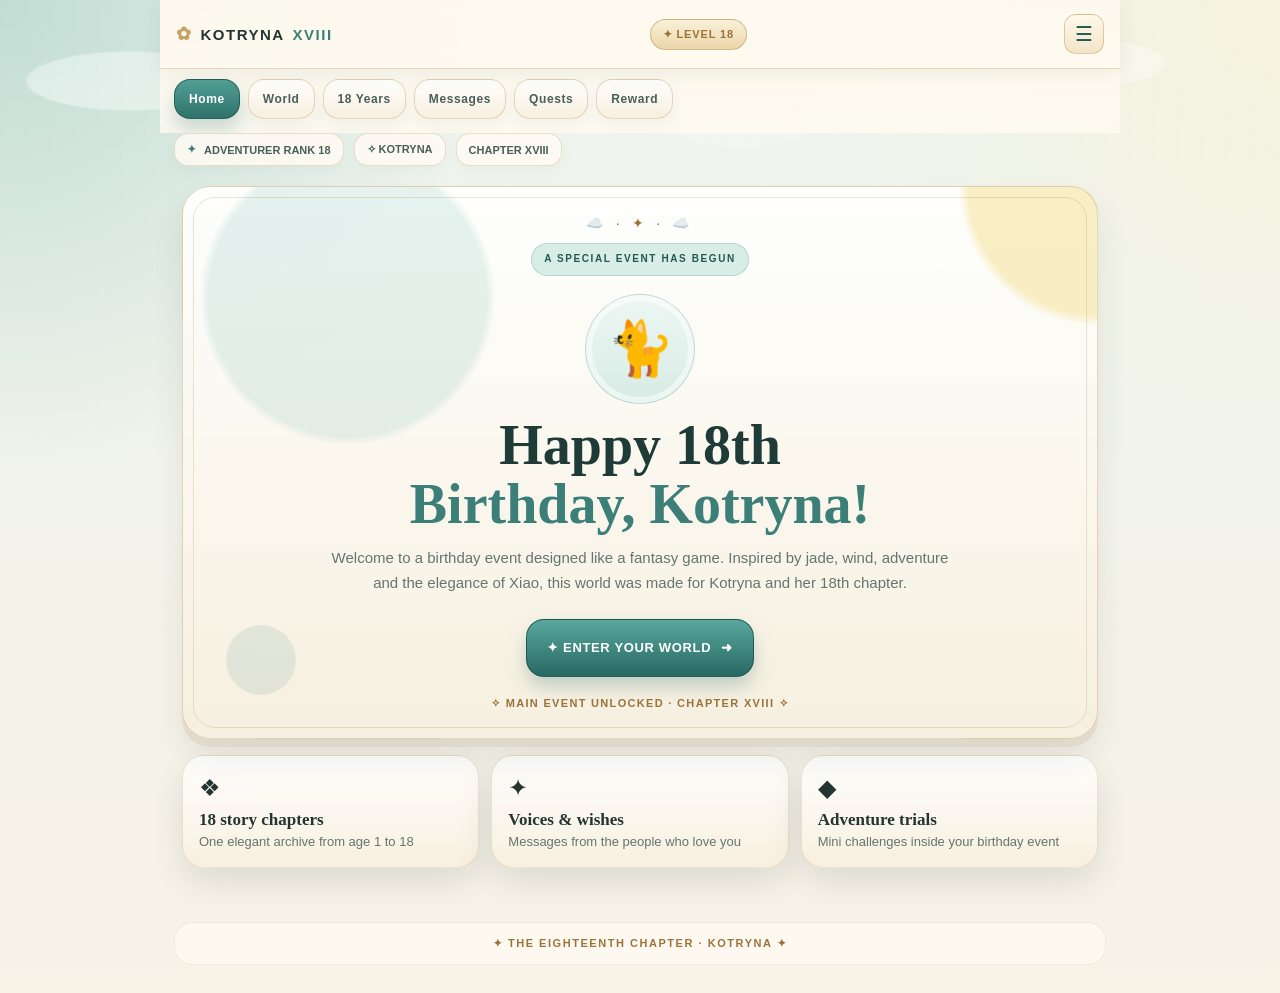
<file: index.html>
<!doctype html>
<html lang="en">
<head>
  <meta charset="UTF-8">
  <meta name="viewport" content="width=device-width, initial-scale=1, viewport-fit=cover">
  <meta name="theme-color" content="#eef0dd">
  <meta name="description" content="A birthday adventure for Kotryna — Level 18 unlocked.">
  <title>Start · Kotryna's Adventure</title>
  <link rel="stylesheet" href="style.css?v=17">
  <script src="main.js?v=17" defer></script>
</head>
<body data-page="index.html">
  <div class="clouds" aria-hidden="true"></div>
  <div class="game-shell">
    <header class="topbar">
      <a class="brand" href="index.html"><span class="brand-star">✿</span> KOTRYNA <b>XVIII</b></a>
      <div class="level-pill">✦ LEVEL 18</div>
      <button id="menuToggle" class="menu-toggle" aria-label="Toggle navigation" aria-expanded="false">☰</button>
    </header>
    <nav class="top-nav" id="topNav" aria-label="Main menu">
          <a class="nav-item current" href="index.html">Home</a>
          <a class="nav-item " href="world.html">World</a>
          <a class="nav-item " href="journey.html">18 Years</a>
          <a class="nav-item " href="videos.html">Messages</a>
          <a class="nav-item " href="game.html">Quests</a>
          <a class="nav-item " href="finale.html">Reward</a>
    </nav>

    <div class="adventure-hud" aria-label="Player status">
      <span><b>✦</b> ADVENTURER RANK 18</span>
      <span>✧ KOTRYNA</span>
      <span class="hud-realm">CHAPTER XVIII</span>
    </div>
    <main class="screen">
      <section class="hero hero-home">
        <div class="sky-ornament">☁️ · ✦ · ☁️</div>
        <p class="chapter-kicker">A SPECIAL EVENT HAS BEGUN</p>
        <div class="hero-cat" aria-hidden="true">🐈</div>
        <h1>Happy 18th<br><em>Birthday, Kotryna!</em></h1>
        <p>Welcome to a birthday event designed like a fantasy game. Inspired by jade, wind, adventure and the elegance of Xiao, this world was made for Kotryna and her 18th chapter.</p>
        <a class="game-button primary large" href="world.html">✦ ENTER YOUR WORLD <span>➜</span></a>
        <div class="hero-bottom">✧ Main Event Unlocked · Chapter XVIII ✧</div>
      </section>
      <section class="intro-tiles">
        <div>❖ <b>18 story chapters</b><small>One elegant archive from age 1 to 18</small></div>
        <div>✦ <b>Voices & wishes</b><small>Messages from the people who love you</small></div>
        <div>◆ <b>Adventure trials</b><small>Mini challenges inside your birthday event</small></div>
      </section>
    </main>
    <footer class="site-footer">✦ THE EIGHTEENTH CHAPTER · KOTRYNA ✦</footer>
  </div>
  <div class="toast" id="toast" role="status" aria-live="polite"></div>
</body>
</html>
</file>
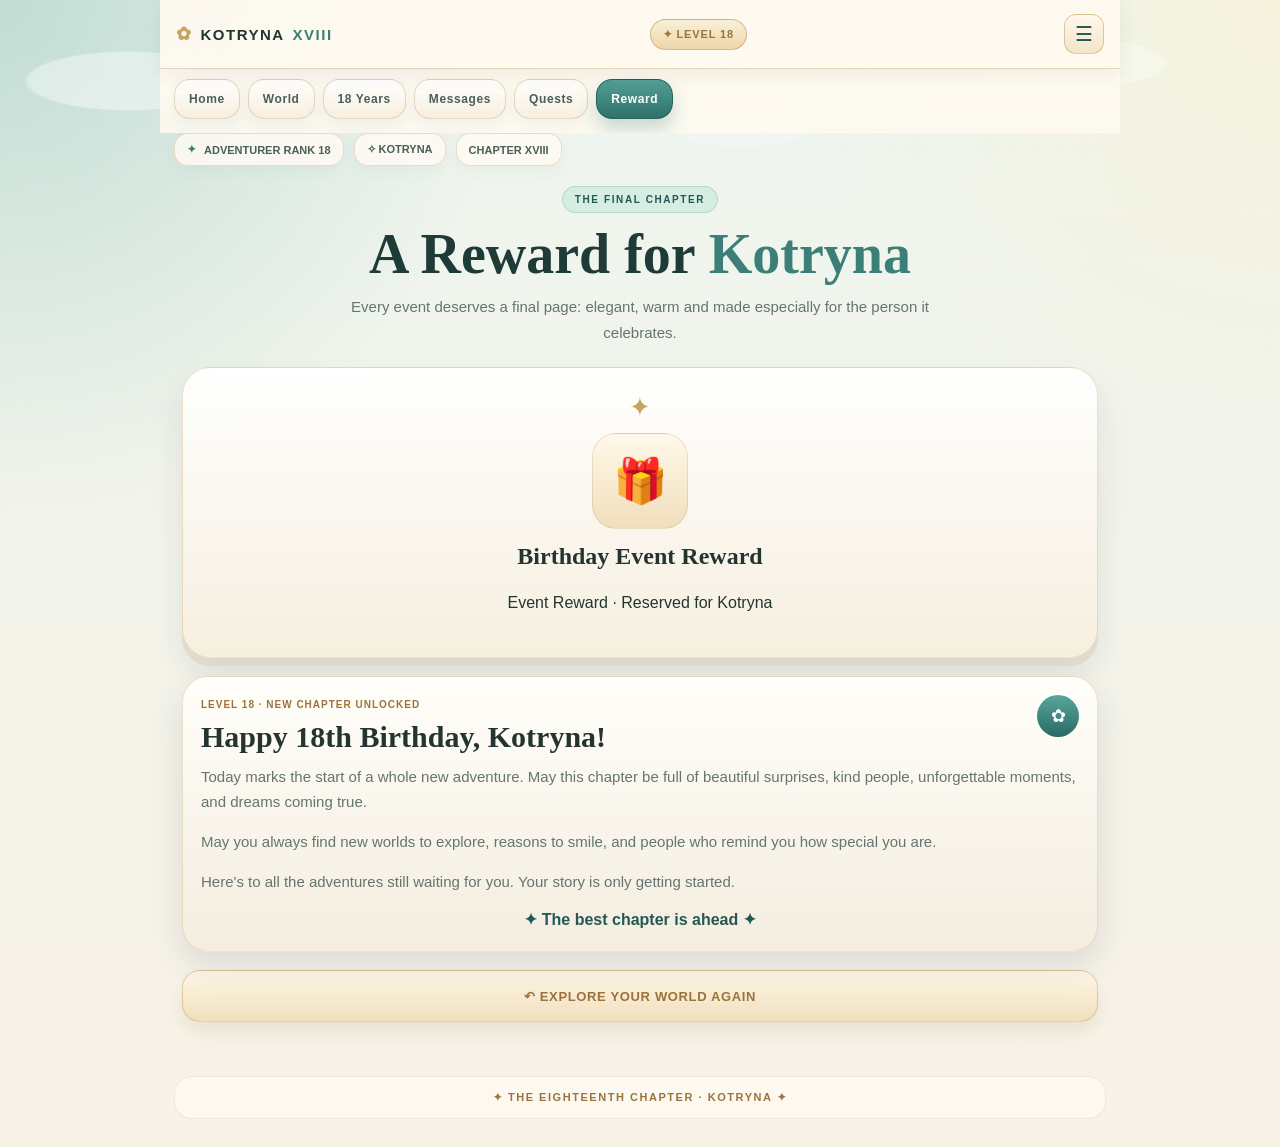
<file: finale.html>
<!doctype html>
<html lang="en">
<head>
  <meta charset="UTF-8">
  <meta name="viewport" content="width=device-width, initial-scale=1, viewport-fit=cover">
  <meta name="theme-color" content="#eef0dd">
  <meta name="description" content="A birthday adventure for Kotryna — Level 18 unlocked.">
  <title>Birthday Reward · Kotryna's Adventure</title>
  <link rel="stylesheet" href="style.css?v=17">
  <script src="main.js?v=17" defer></script>
</head>
<body data-page="finale.html">
  <div class="clouds" aria-hidden="true"></div>
  <div class="game-shell">
    <header class="topbar">
      <a class="brand" href="index.html"><span class="brand-star">✿</span> KOTRYNA <b>XVIII</b></a>
      <div class="level-pill">✦ LEVEL 18</div>
      <button id="menuToggle" class="menu-toggle" aria-label="Toggle navigation" aria-expanded="false">☰</button>
    </header>
    <nav class="top-nav" id="topNav" aria-label="Main menu">
          <a class="nav-item " href="index.html">Home</a>
          <a class="nav-item " href="world.html">World</a>
          <a class="nav-item " href="journey.html">18 Years</a>
          <a class="nav-item " href="videos.html">Messages</a>
          <a class="nav-item " href="game.html">Quests</a>
          <a class="nav-item current" href="finale.html">Reward</a>
    </nav>

    <div class="adventure-hud" aria-label="Player status">
      <span><b>✦</b> ADVENTURER RANK 18</span>
      <span>✧ KOTRYNA</span>
      <span class="hud-realm">CHAPTER XVIII</span>
    </div>
    <main class="screen">
      <section class="screen-heading"><span class="chapter-kicker">THE FINAL CHAPTER</span><h1>A Reward for <em>Kotryna</em></h1><p>Every event deserves a final page: elegant, warm and made especially for the person it celebrates.</p></section>
      <section class="treasure-scene">
        <div class="treasure-sun">✦</div>
        <div class="treasure-box">🎁</div>
        <h2>Birthday Event Reward</h2>
        <p>Event Reward · Reserved for Kotryna</p>
      </section>
      <section class="letter-paper">
        <div class="letter-stamp">✿</div>
        <small>LEVEL 18 · NEW CHAPTER UNLOCKED</small>
        <h2>Happy 18th Birthday, Kotryna!</h2>
        <p>Today marks the start of a whole new adventure. May this chapter be full of beautiful surprises, kind people, unforgettable moments, and dreams coming true.</p>
        <p>May you always find new worlds to explore, reasons to smile, and people who remind you how special you are.</p>
        <p>Here's to all the adventures still waiting for you. Your story is only getting started.</p>
        <strong>✦ The best chapter is ahead ✦</strong>
      </section>
      <a href="world.html" class="game-button secondary wide">↶ EXPLORE YOUR WORLD AGAIN</a>
    </main>
    <footer class="site-footer">✦ THE EIGHTEENTH CHAPTER · KOTRYNA ✦</footer>
  </div>
  <div class="toast" id="toast" role="status" aria-live="polite"></div>
</body>
</html>
</file>
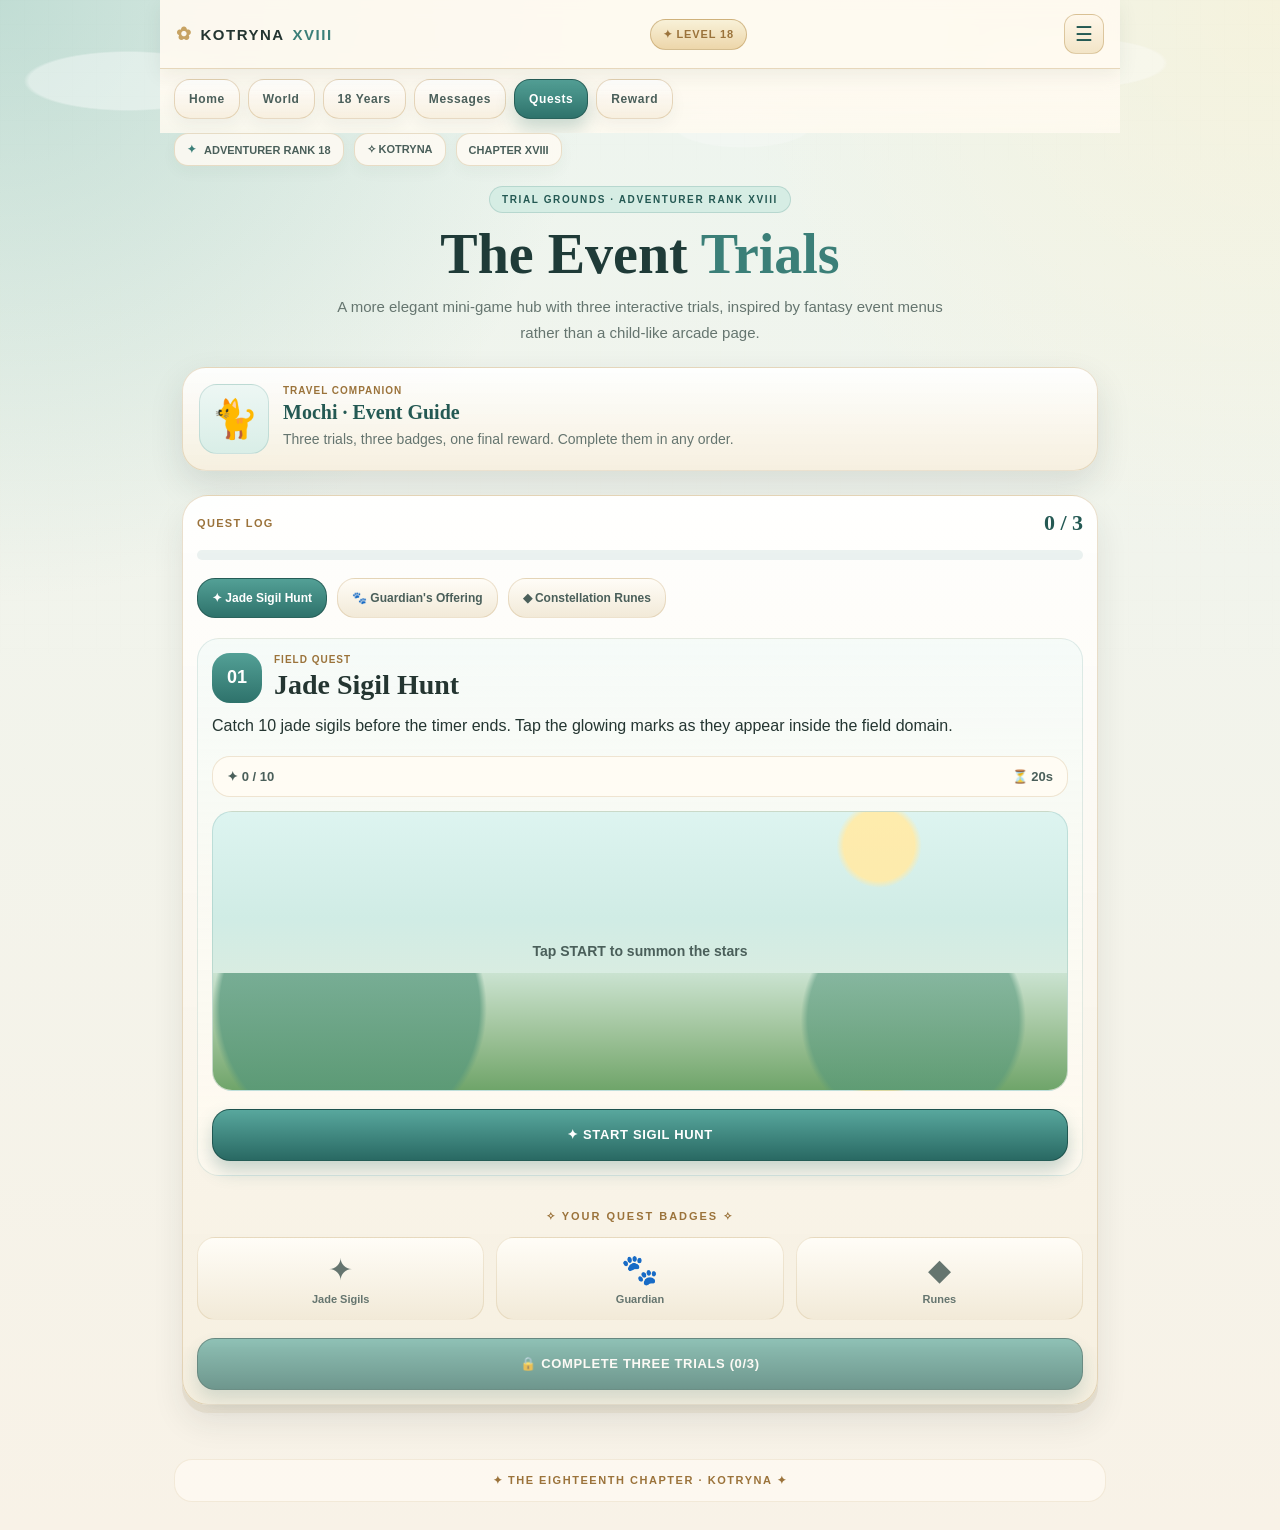
<file: game.html>
<!doctype html>
<html lang="en">
<head>
  <meta charset="UTF-8">
  <meta name="viewport" content="width=device-width, initial-scale=1, viewport-fit=cover">
  <meta name="theme-color" content="#eef0dd">
  <meta name="description" content="A birthday adventure for Kotryna — Level 18 unlocked.">
  <title>Mochi’s Adventures · Kotryna's Adventure</title>
  <link rel="stylesheet" href="style.css?v=17">
  <script src="main.js?v=17" defer></script>
</head>
<body data-page="game.html">
  <div class="clouds" aria-hidden="true"></div>
  <div class="game-shell">
    <header class="topbar">
      <a class="brand" href="index.html"><span class="brand-star">✿</span> KOTRYNA <b>XVIII</b></a>
      <div class="level-pill">✦ LEVEL 18</div>
      <button id="menuToggle" class="menu-toggle" aria-label="Toggle navigation" aria-expanded="false">☰</button>
    </header>
    <nav class="top-nav" id="topNav" aria-label="Main menu">
          <a class="nav-item " href="index.html">Home</a>
          <a class="nav-item " href="world.html">World</a>
          <a class="nav-item " href="journey.html">18 Years</a>
          <a class="nav-item " href="videos.html">Messages</a>
          <a class="nav-item current" href="game.html">Quests</a>
          <a class="nav-item " href="finale.html">Reward</a>
    </nav>

    <div class="adventure-hud" aria-label="Player status">
      <span><b>✦</b> ADVENTURER RANK 18</span>
      <span>✧ KOTRYNA</span>
      <span class="hud-realm">CHAPTER XVIII</span>
    </div>
    <main class="screen">
      <section class="screen-heading">
        <span class="chapter-kicker">TRIAL GROUNDS · ADVENTURER RANK XVIII</span>
        <h1>The Event <em>Trials</em></h1>
        <p>A more elegant mini-game hub with three interactive trials, inspired by fantasy event menus rather than a child-like arcade page.</p>
      </section>
      <div class="companion speech-panel"><span class="companion-cat">🐈</span><div><small>TRAVEL COMPANION</small><strong>Mochi · Event Guide</strong><p>Three trials, three badges, one final reward. Complete them in any order.</p></div></div>
      <section class="quest-board">
        <div class="quest-summary"><span>QUEST LOG</span><strong id="questsProgress">0 / 3</strong></div>
        <div class="progress-rail"><div class="progress-fill" id="questsFill"></div></div>
        <div class="quest-tabs" role="tablist" aria-label="Choose quest">
          <button type="button" class="quest-tab active" data-trial="stars" role="tab" aria-selected="true">✦ Jade Sigil Hunt</button>
          <button type="button" class="quest-tab" data-trial="cat" role="tab" aria-selected="false">🐾 Guardian's Offering</button>
          <button type="button" class="quest-tab" data-trial="runes" role="tab" aria-selected="false">◆ Constellation Runes</button>
        </div>
        <section class="trial-panel" id="trialStars">
          <div class="trial-title"><div class="quest-number">01</div><div><small>FIELD QUEST</small><h2>Jade Sigil Hunt</h2></div></div>
          <p>Catch 10 jade sigils before the timer ends. Tap the glowing marks as they appear inside the field domain.</p>
          <div class="battle-hud"><span>✦ <b id="catchCount">0</b> / 10</span><span>⏳ <b id="catchTimer">20</b>s</span></div>
          <div class="star-arena" id="starArena"><div class="arena-hint" id="arenaHint">Tap START to summon the stars</div></div>
          <button class="game-button primary wide" id="startStars" type="button">✦ START SIGIL HUNT</button>
        </section>
        <section class="trial-panel hidden" id="trialCat">
          <div class="trial-title"><div class="quest-number">02</div><div><small>COMPANION QUEST</small><h2>Guardian's Offering</h2></div></div>
          <p>Win Mochi's trust. Offer the correct item three times and earn the companion badge.</p>
          <div id="catMood" class="cat-portrait">🐈</div>
          <div class="cat-dialogue" id="catDialogue">Mrrp! Something fishy smells delicious… 🐟</div>
          <div class="battle-hud"><span>HAPPY TREATS <b id="treatCount">0</b> / 3</span></div>
          <div class="treat-grid"><button type="button" data-treat="fish">🐟<small>Fish</small></button><button type="button" data-treat="yarn">🧶<small>Yarn</small></button><button type="button" data-treat="leaf">🍃<small>Leaf</small></button></div>
        </section>
        <section class="trial-panel hidden" id="trialRunes">
          <div class="trial-title"><div class="quest-number">03</div><div><small>PUZZLE QUEST</small><h2>Constellation Runes</h2></div></div>
          <p>Reveal the hidden symbols and match all four pairs inside the constellation board.</p>
          <div class="battle-hud"><span>PAIRS <b id="pairCount">0</b> / 4</span><span>FLIPS <b id="moveCount">0</b></span></div>
          <div id="runeGrid" class="rune-grid"></div>
          <button class="game-button secondary wide" id="restartRunes" type="button">↻ RESHUFFLE RUNES</button>
        </section>
        <div class="rewards-panel"><div class="section-title">✧ YOUR QUEST BADGES ✧</div><div class="rewards" id="rewards"></div><a href="finale.html" id="claimReward" class="game-button primary wide locked">🔒 COMPLETE ALL THREE QUESTS</a></div>
      </section>
    </main>
    <footer class="site-footer">✦ THE EIGHTEENTH CHAPTER · KOTRYNA ✦</footer>
  </div>
  <div class="toast" id="toast" role="status" aria-live="polite"></div>
</body>
</html>
</file>
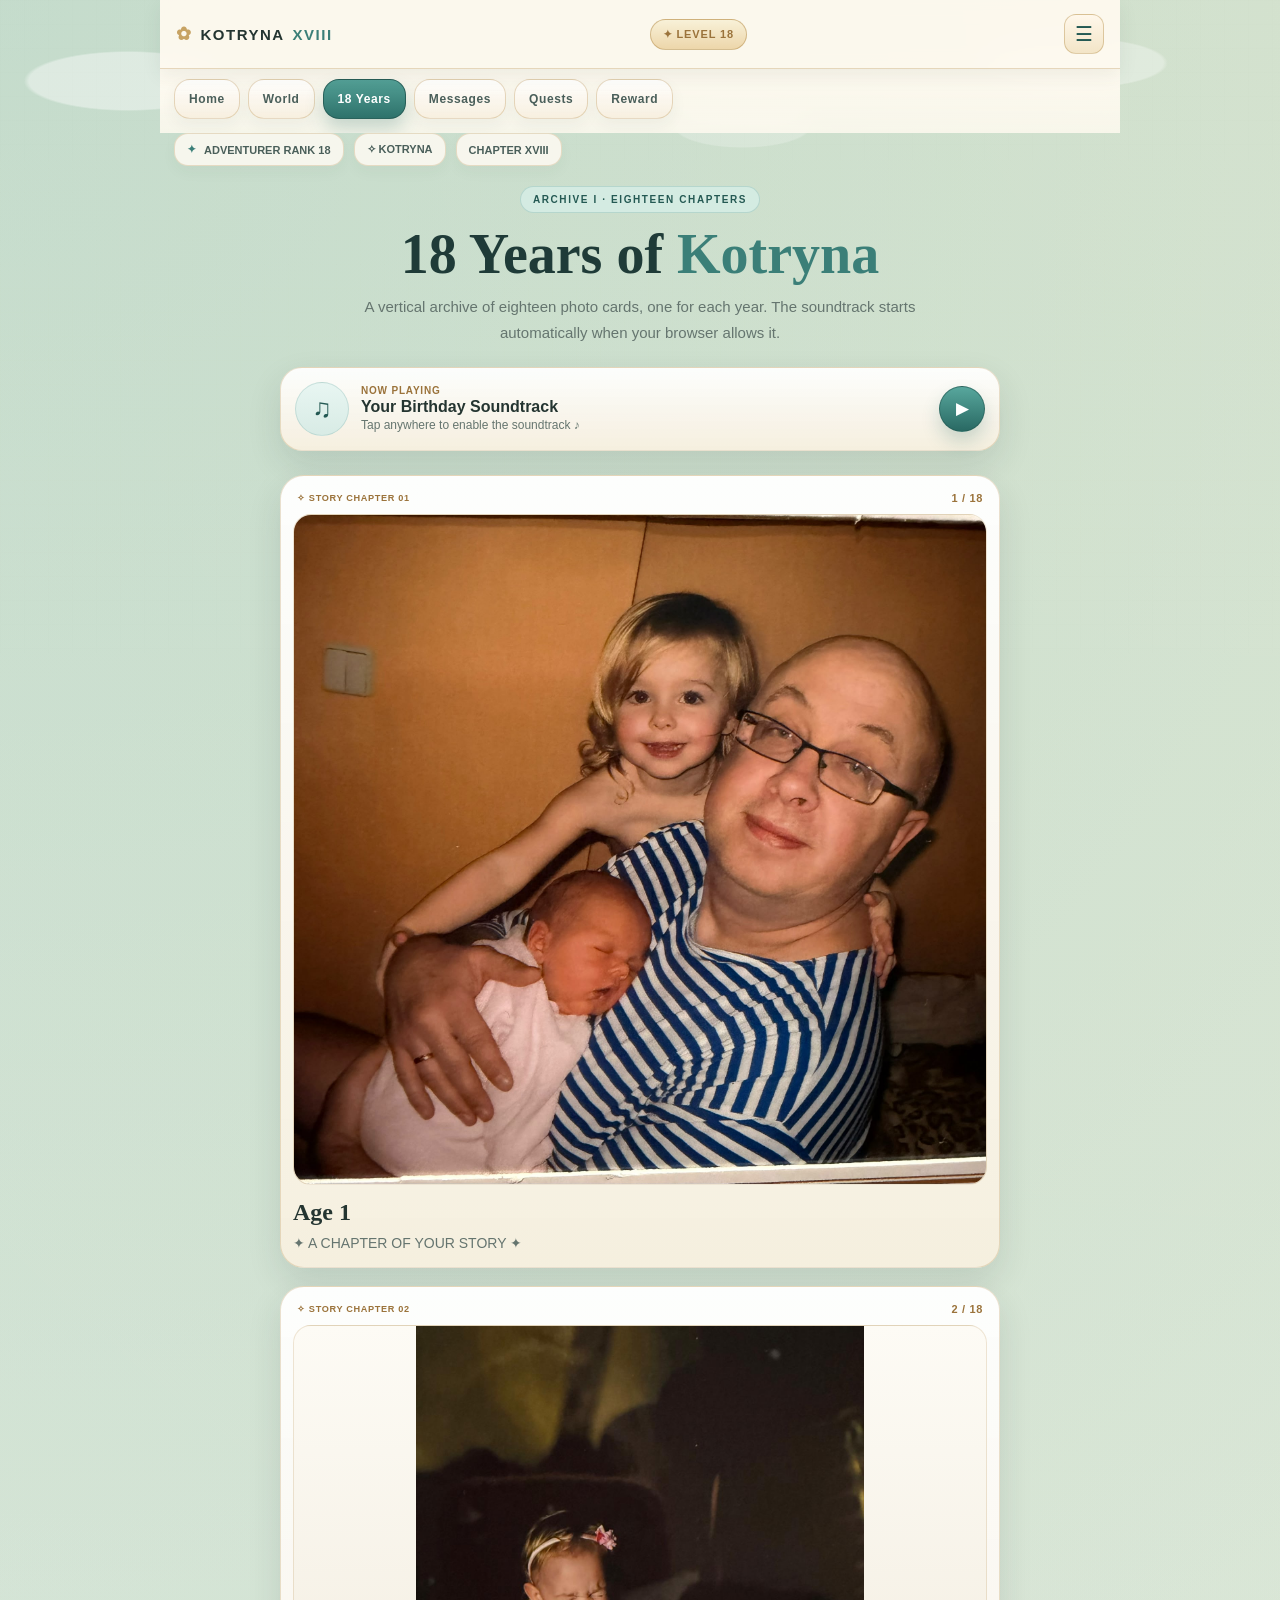
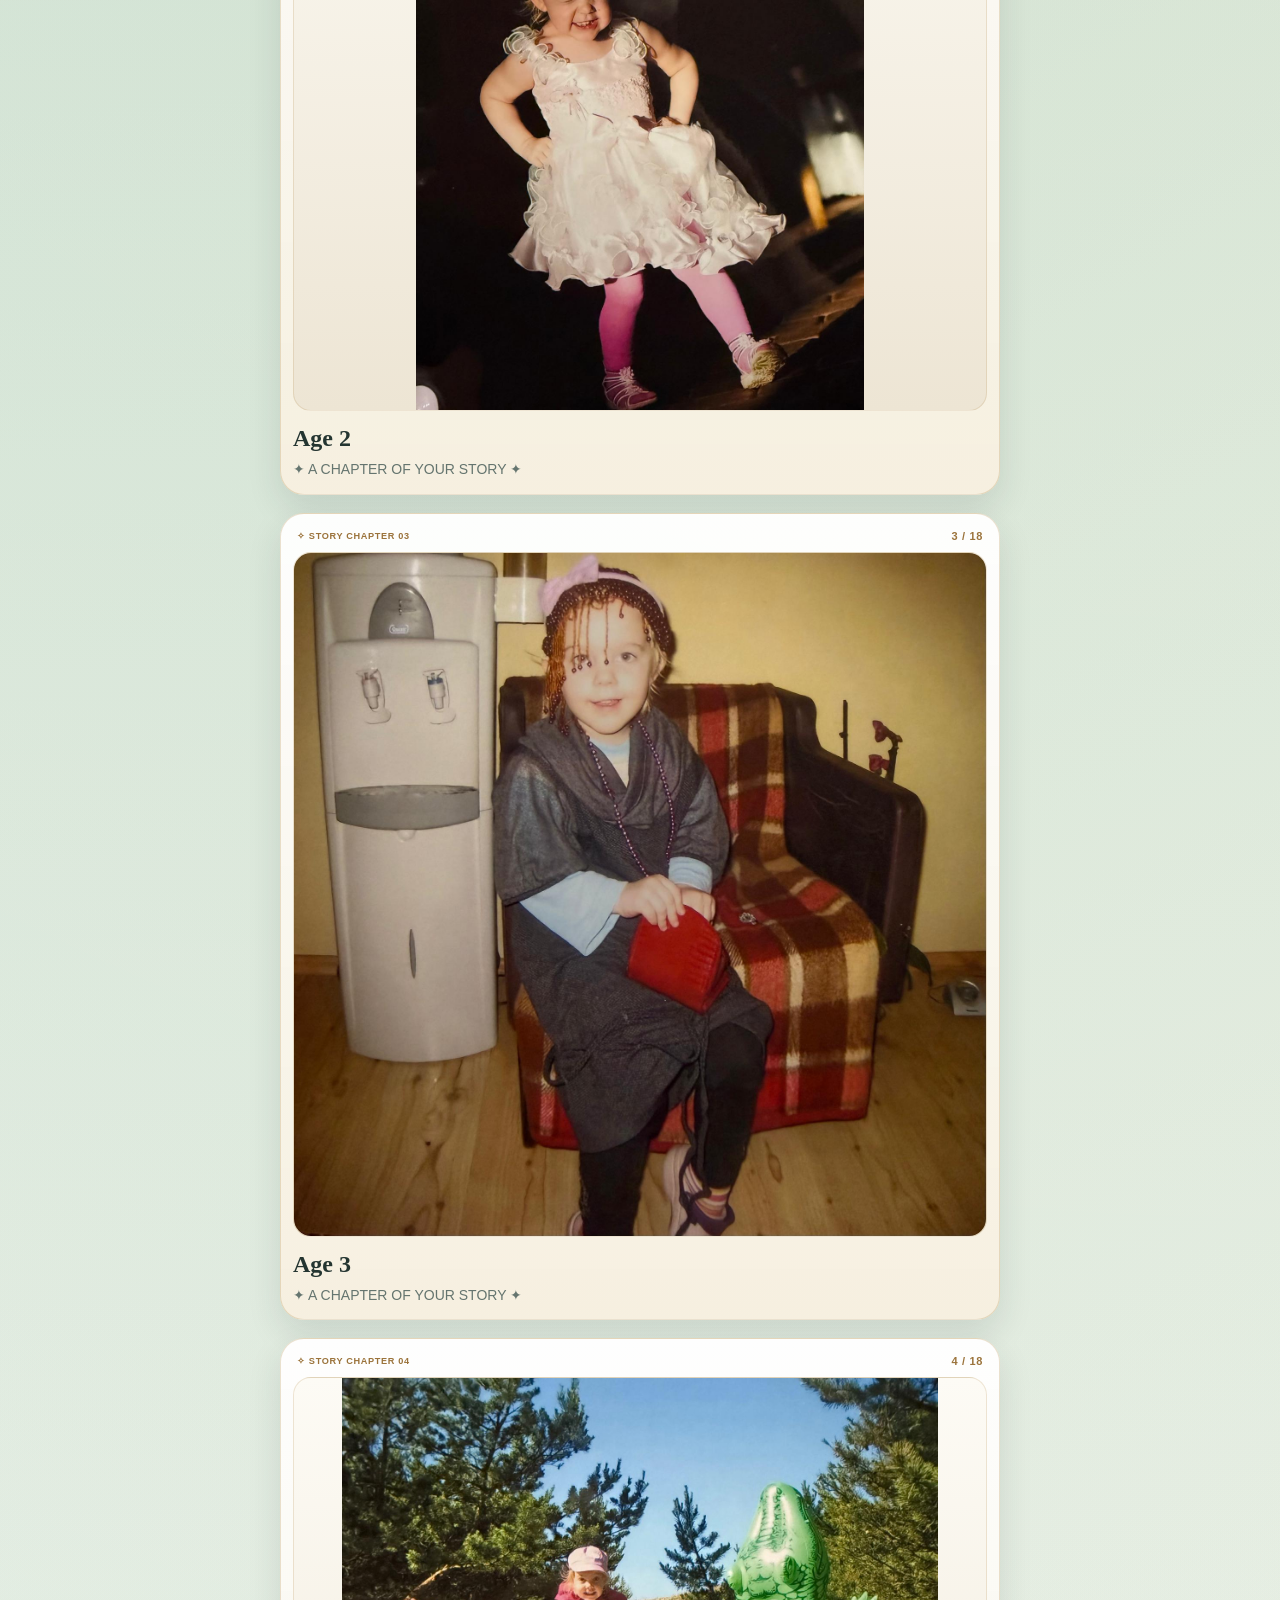
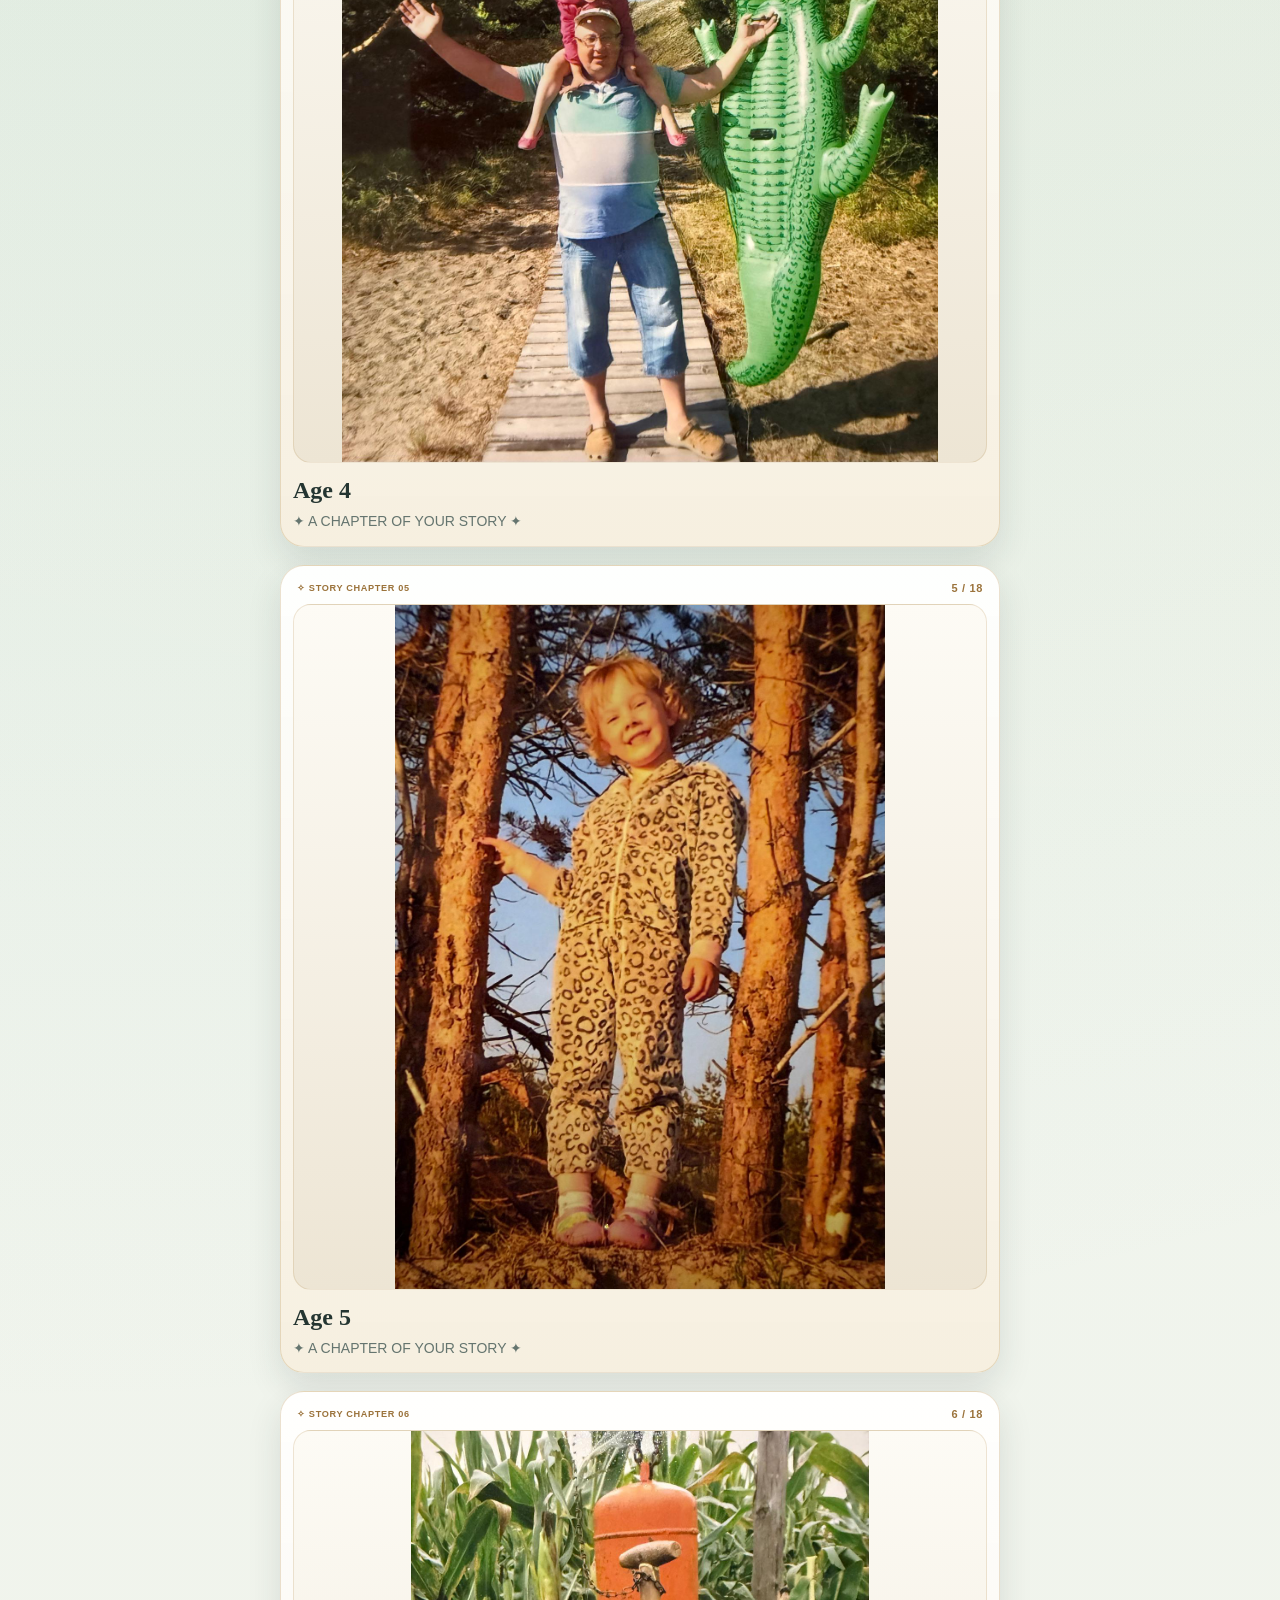
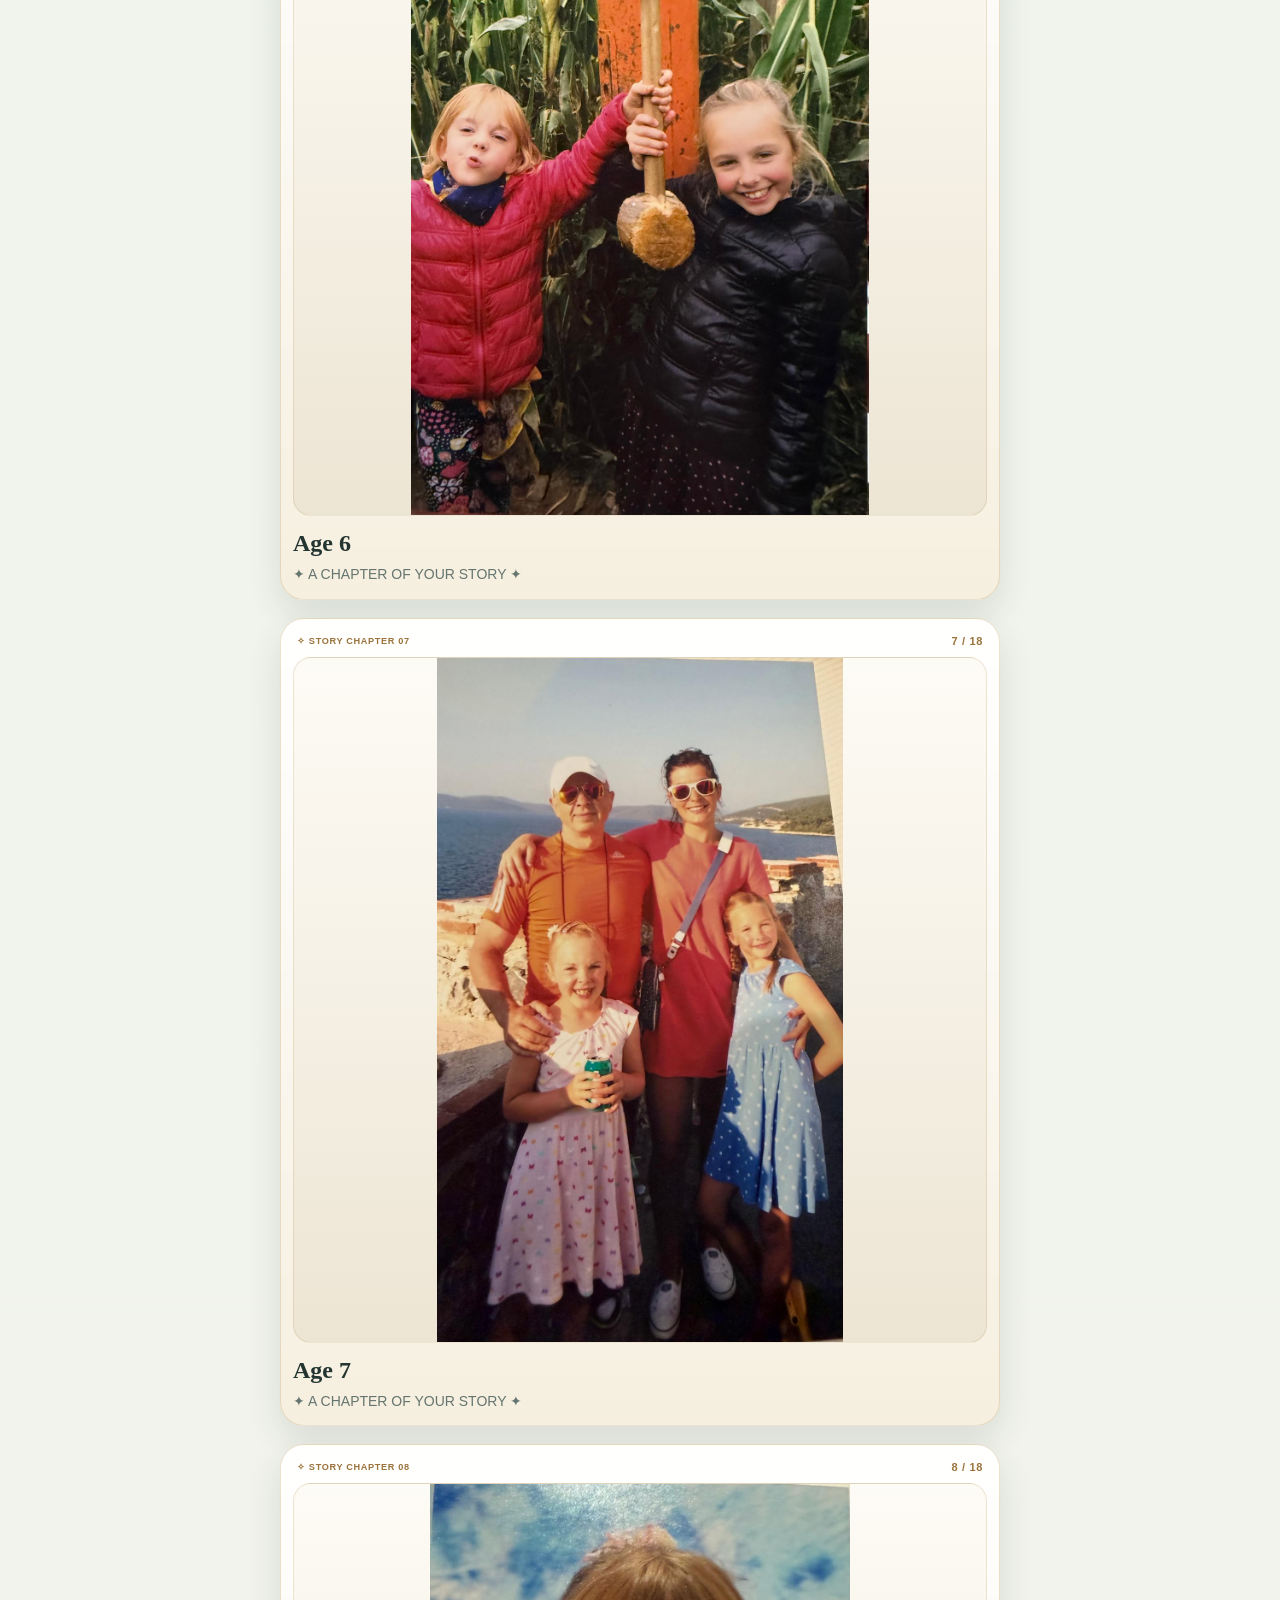
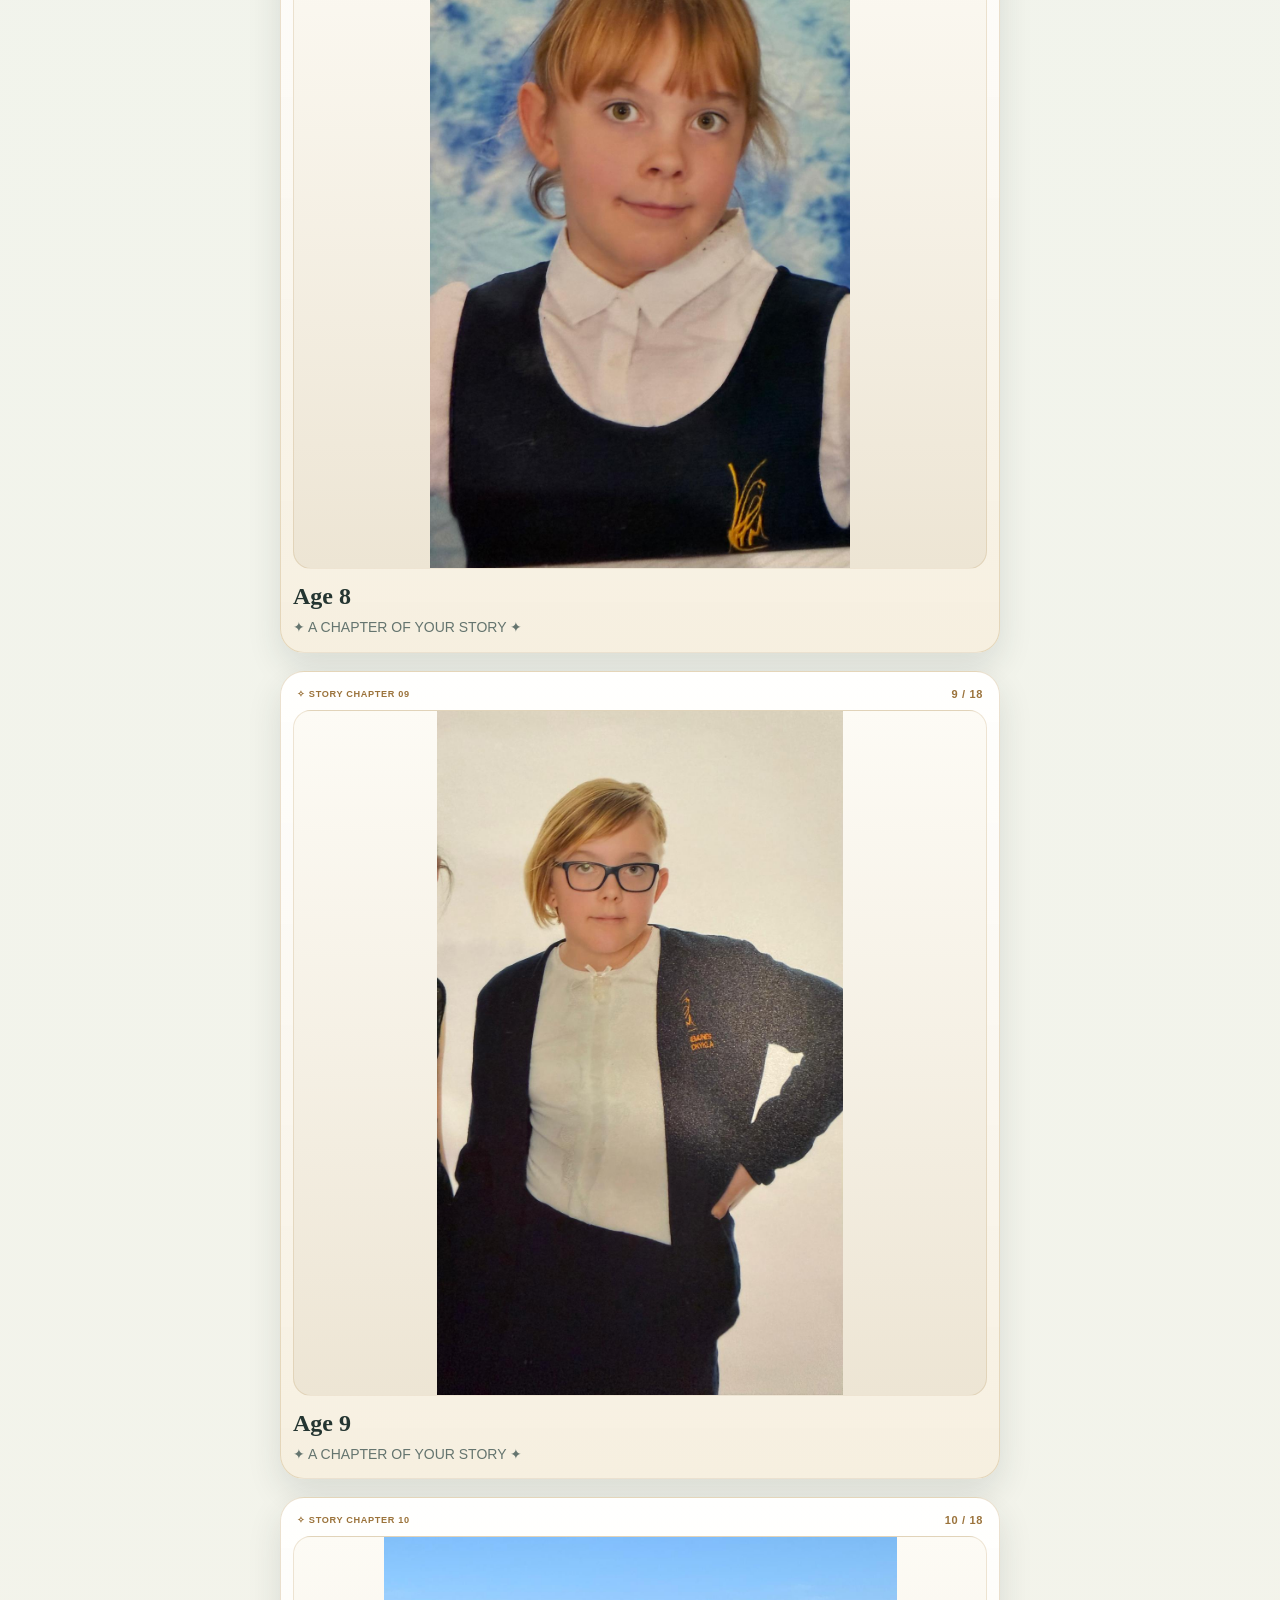
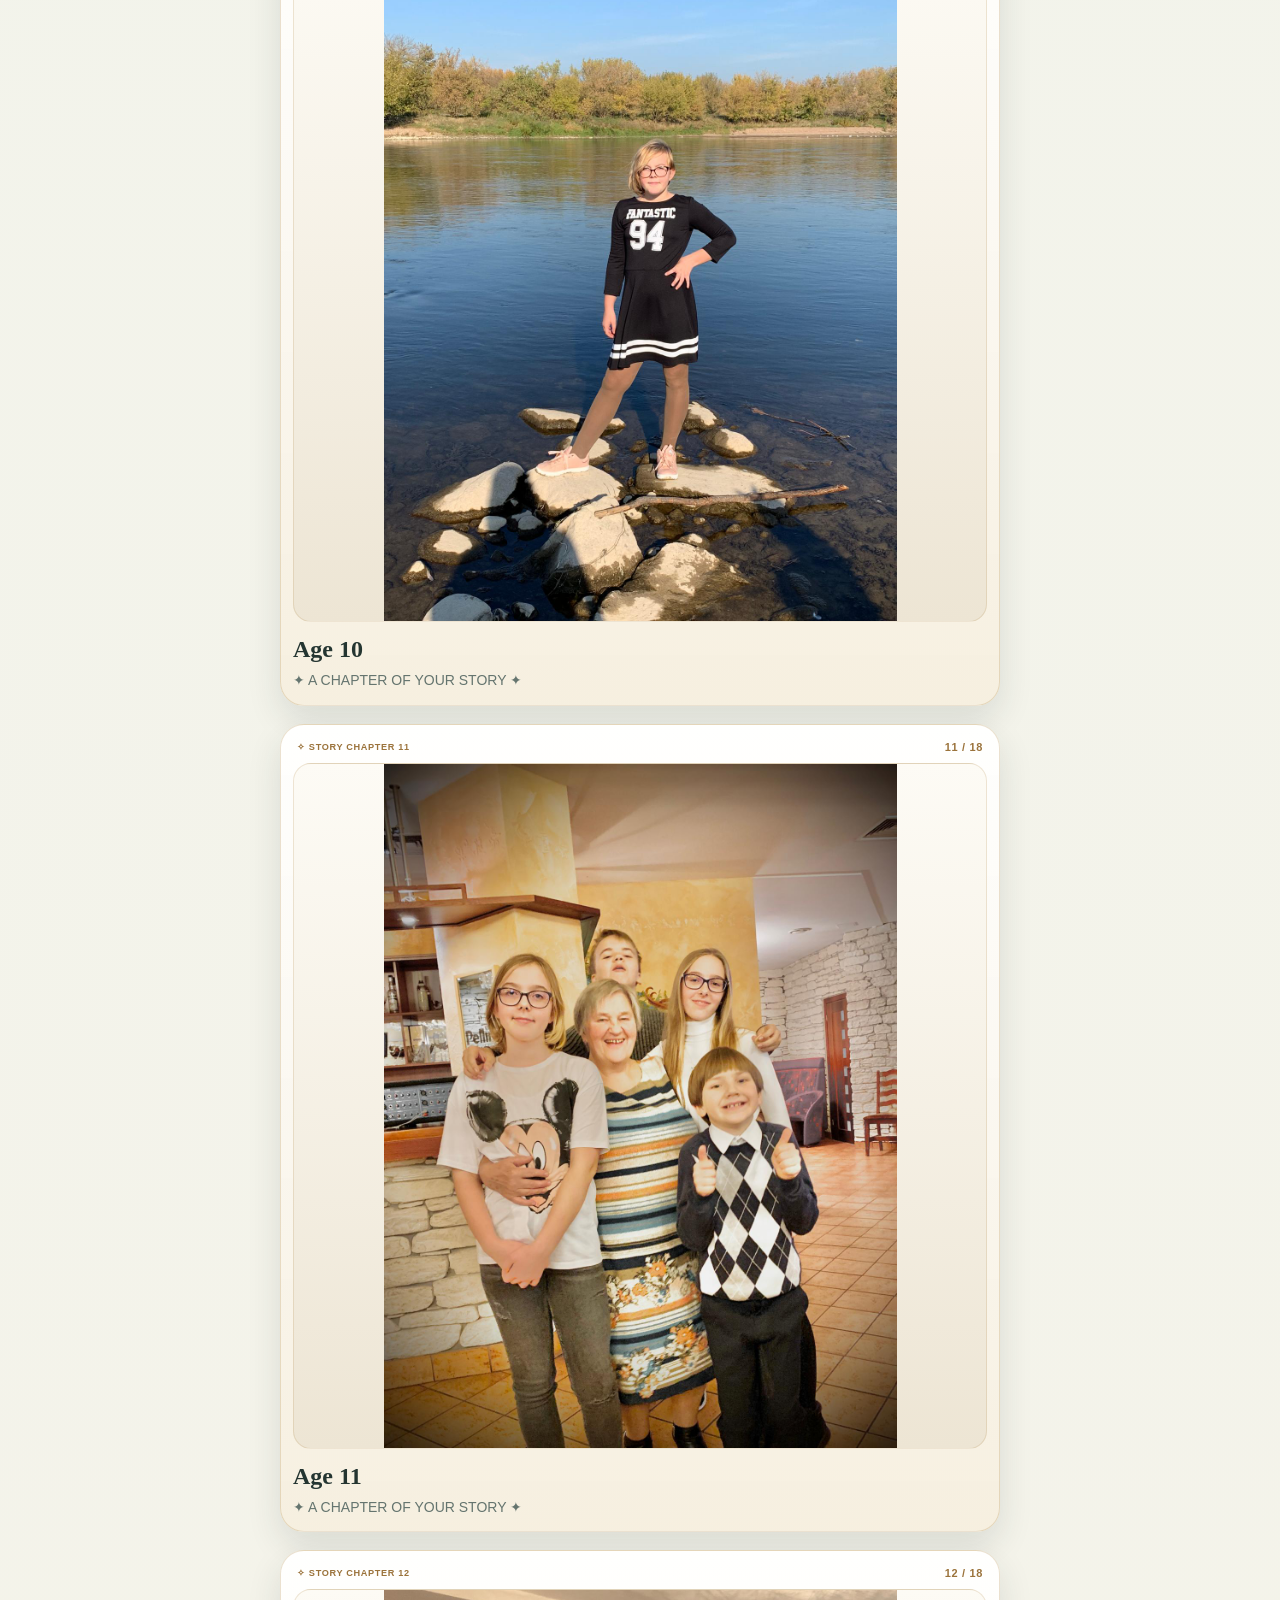
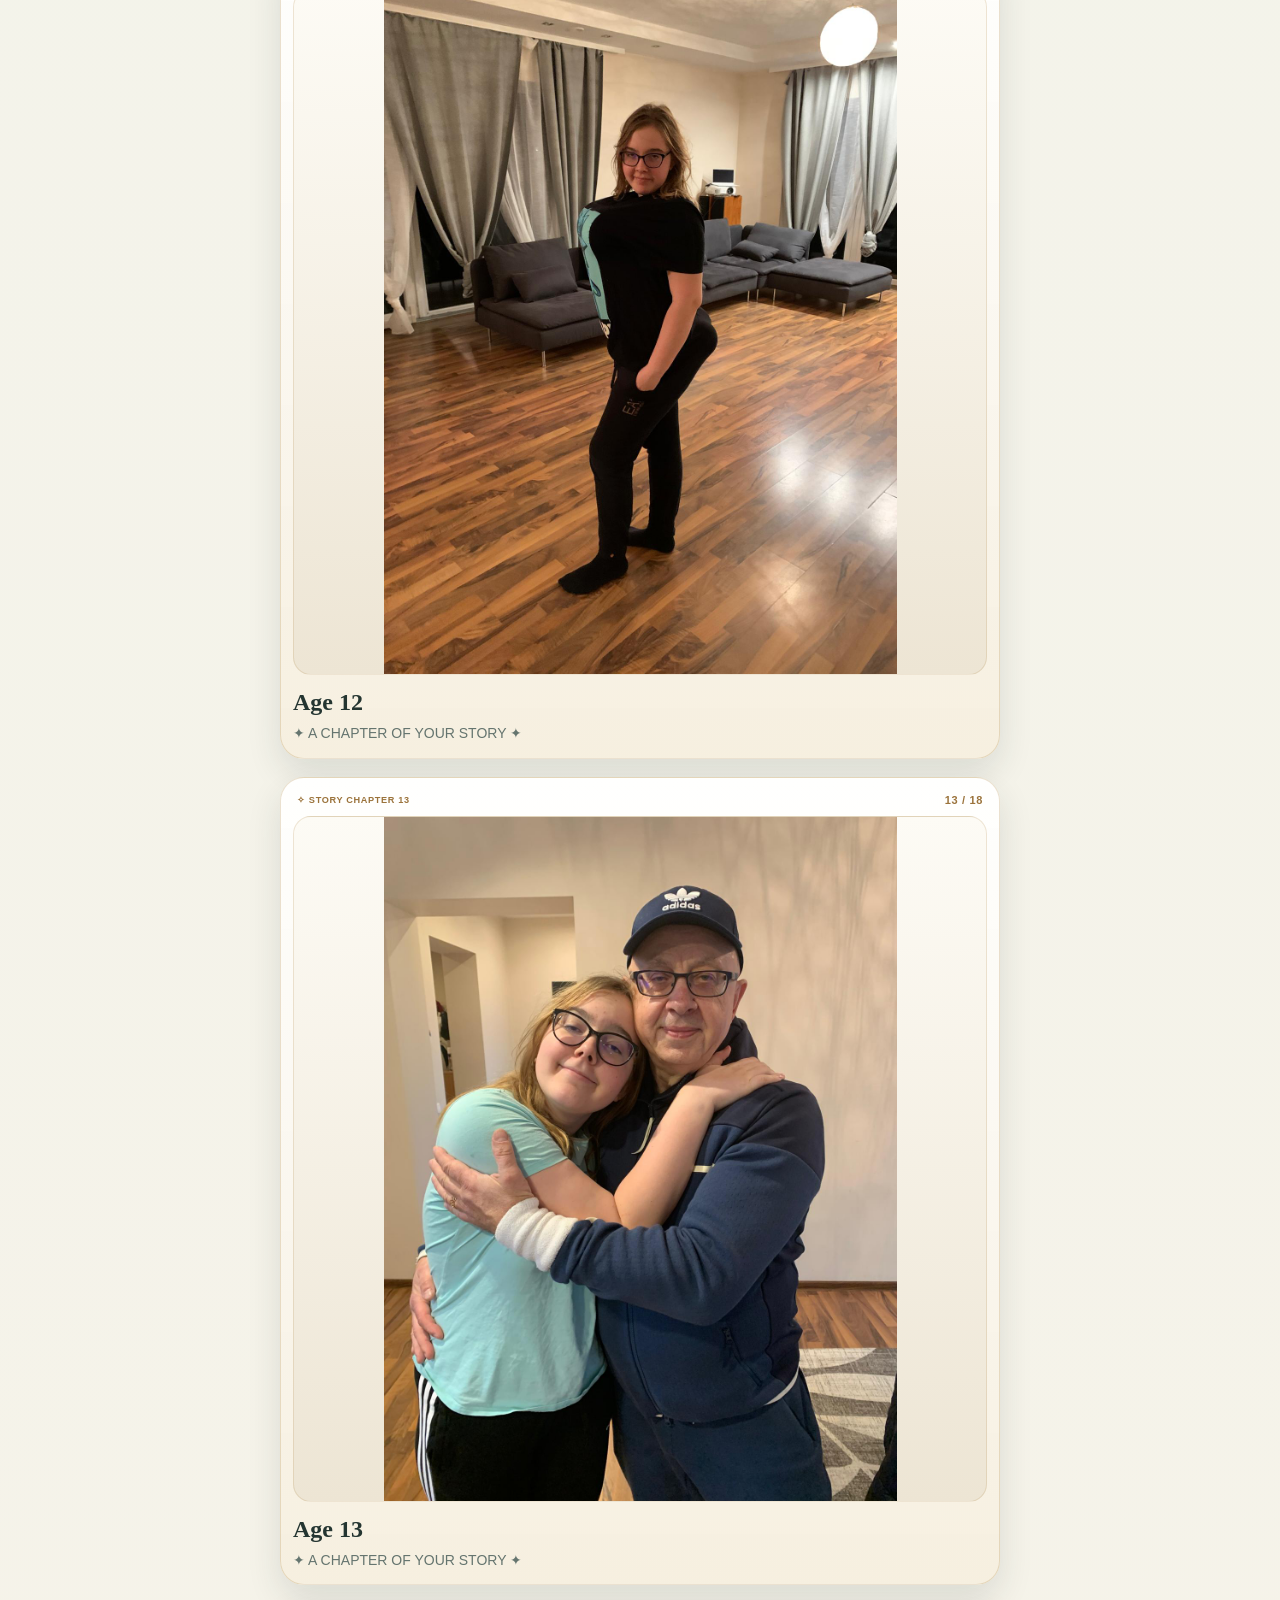
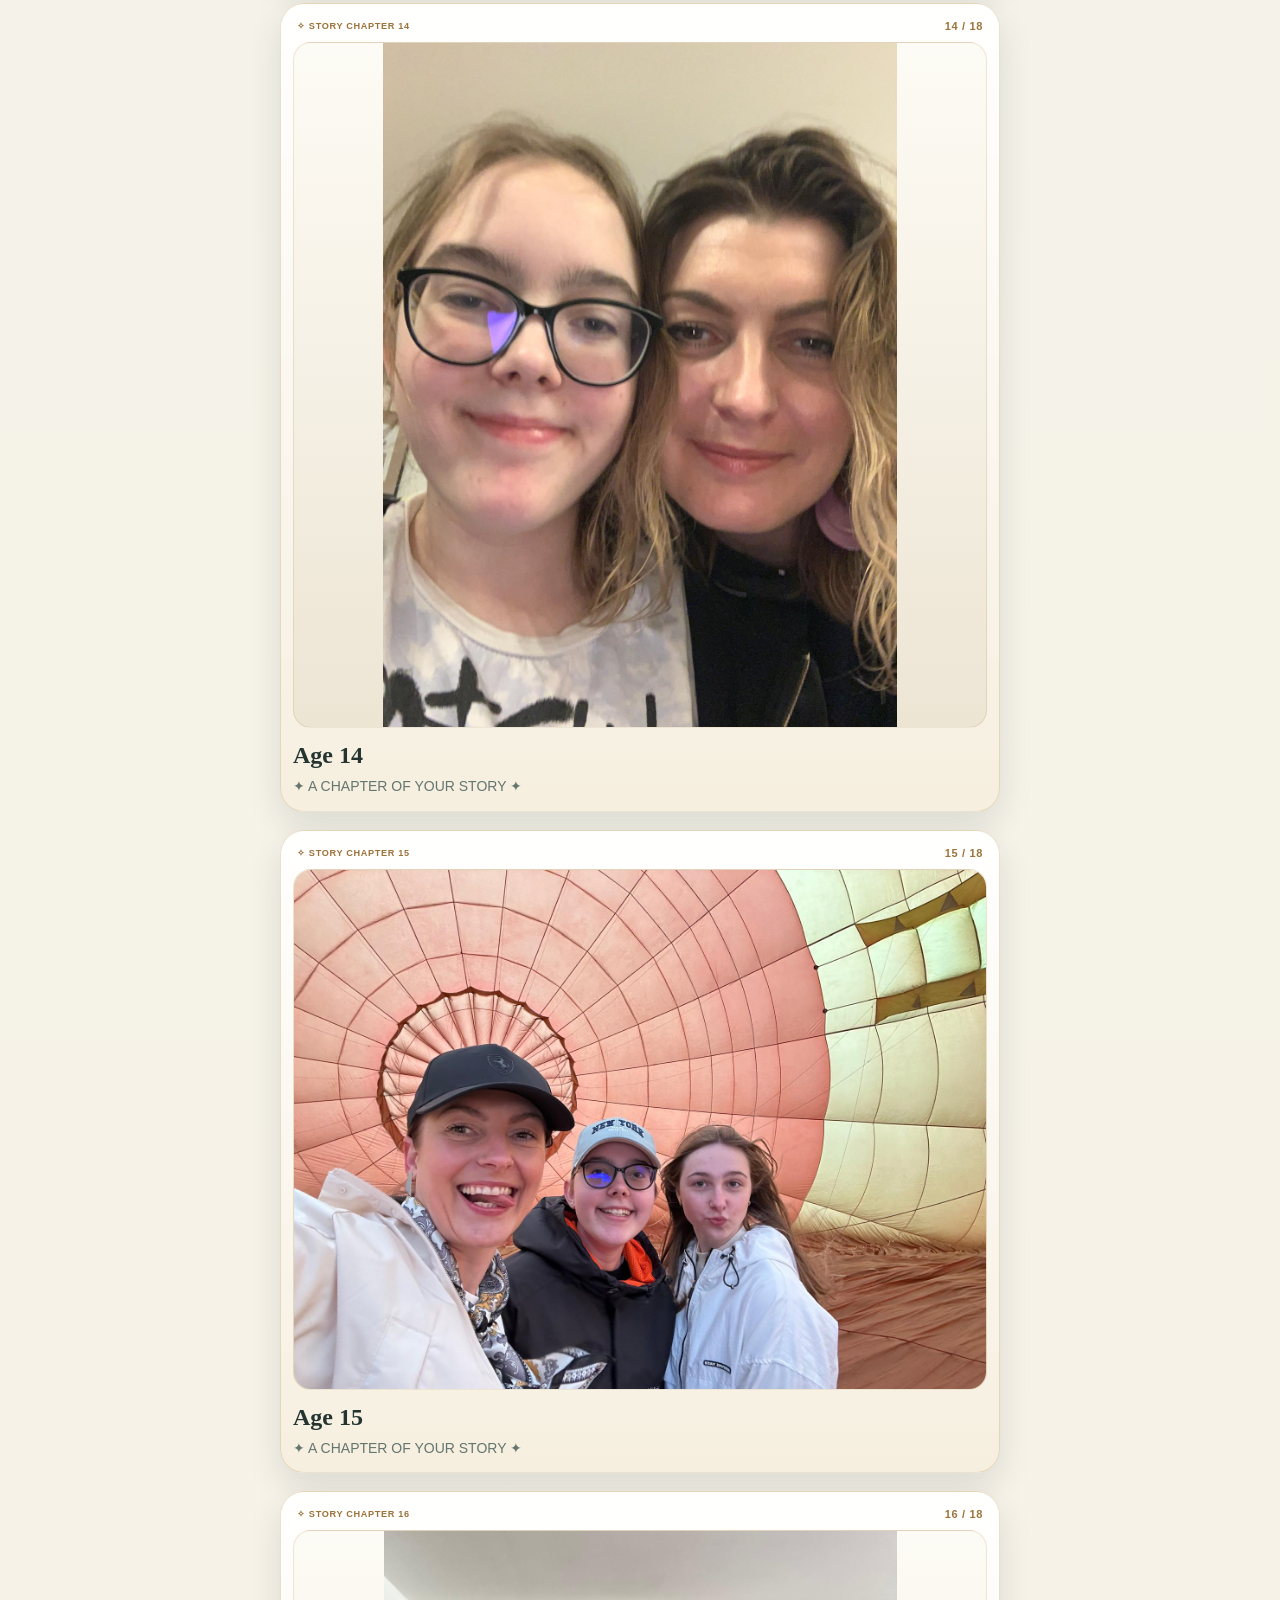
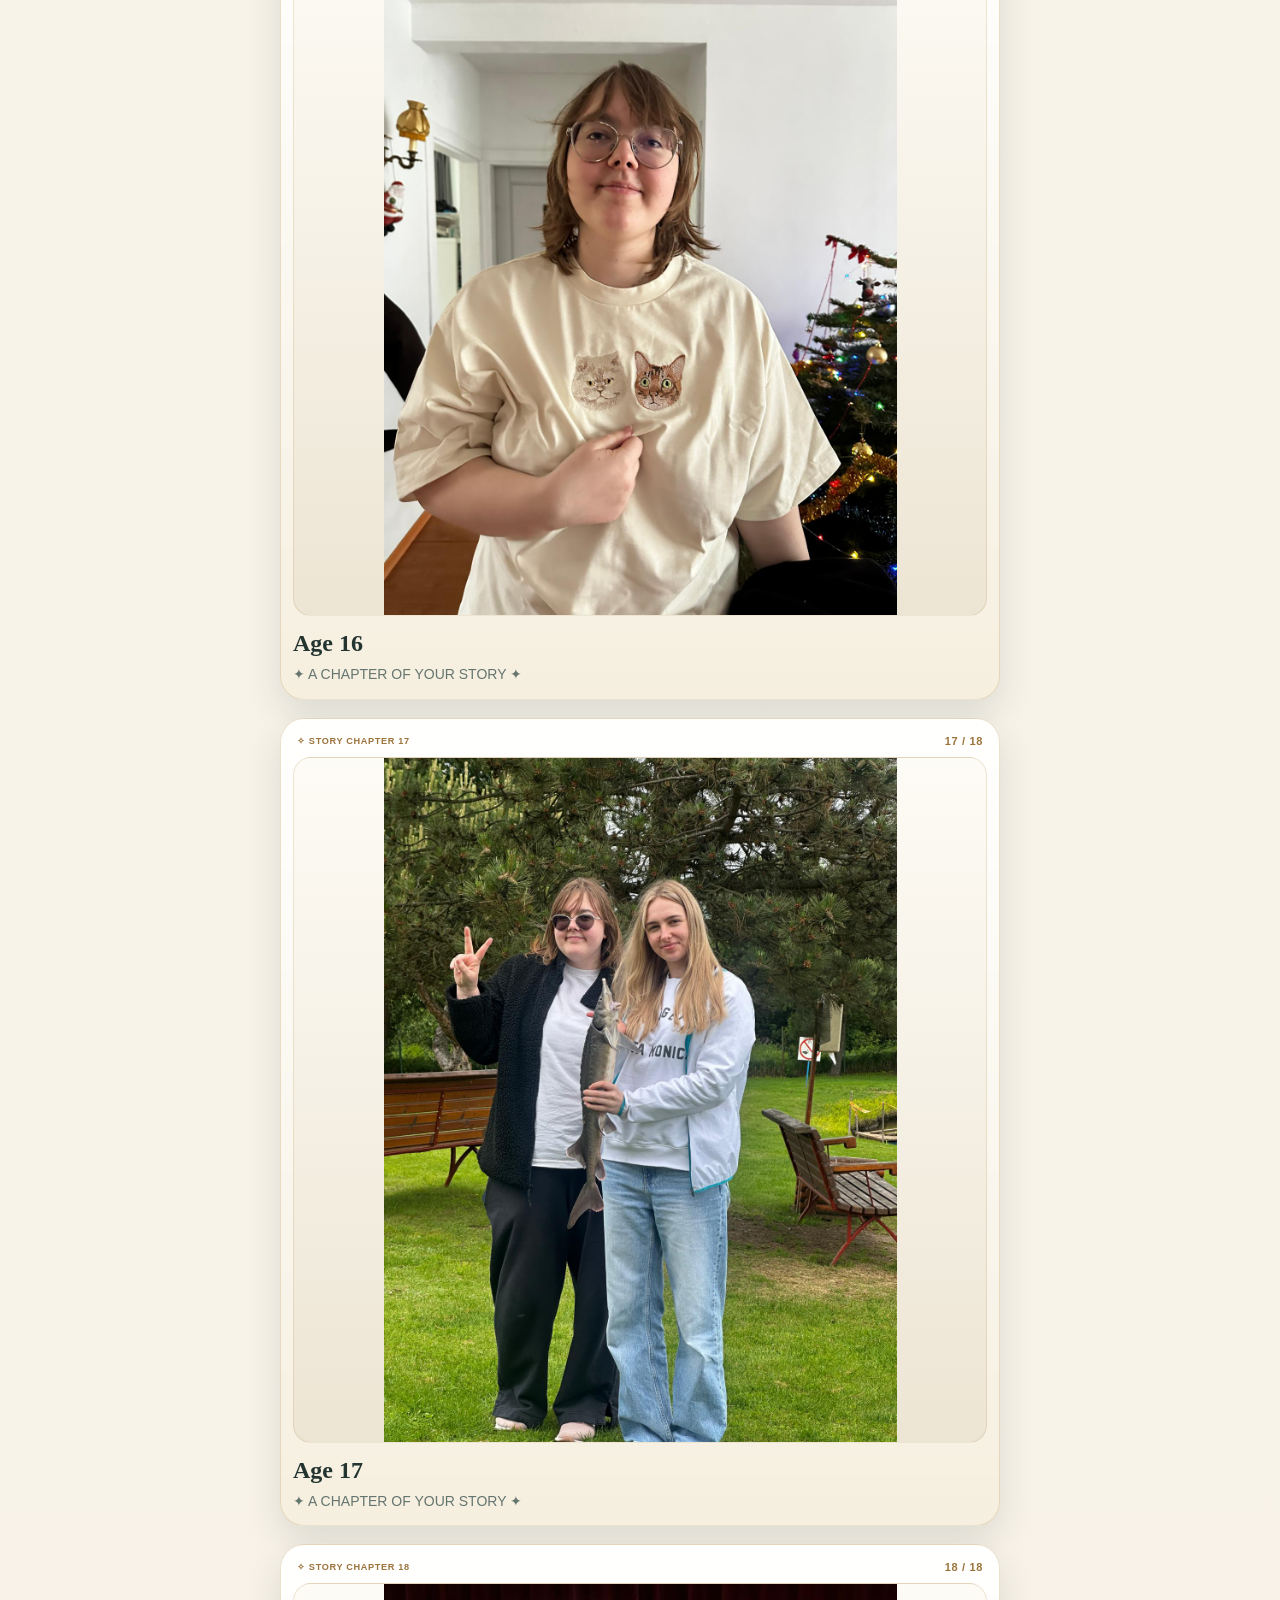
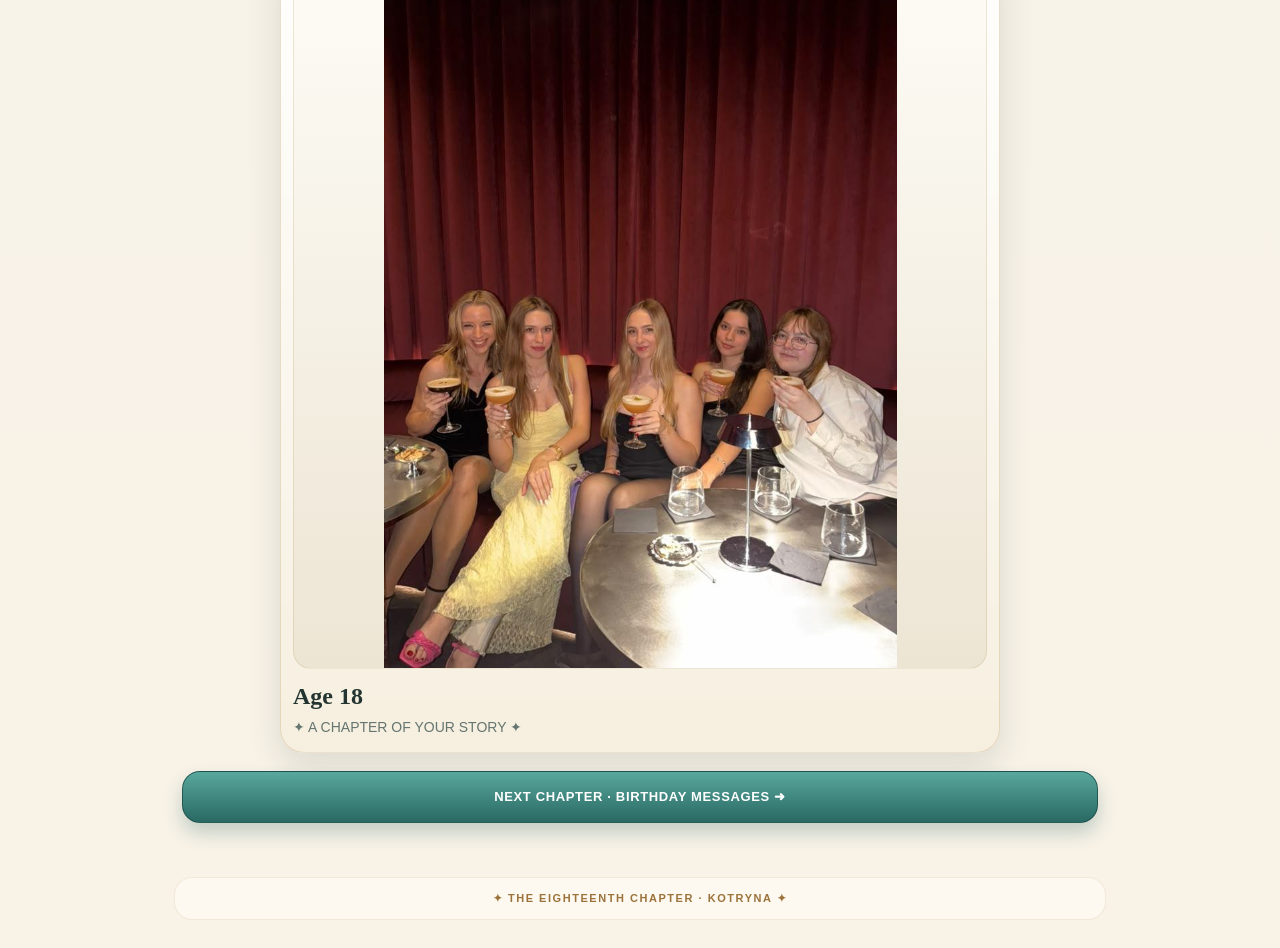
<file: journey.html>
<!doctype html>
<html lang="en">
<head>
  <meta charset="UTF-8">
  <meta name="viewport" content="width=device-width, initial-scale=1, viewport-fit=cover">
  <meta name="theme-color" content="#eef0dd">
  <meta name="description" content="A birthday adventure for Kotryna — Level 18 unlocked.">
  <title>18 Years · Kotryna's Adventure</title>
  <link rel="stylesheet" href="style.css?v=17">
  <script src="main.js?v=17" defer></script>
</head>
<body data-page="journey.html">
  <div class="clouds" aria-hidden="true"></div>
  <div class="game-shell">
    <header class="topbar">
      <a class="brand" href="index.html"><span class="brand-star">✿</span> KOTRYNA <b>XVIII</b></a>
      <div class="level-pill">✦ LEVEL 18</div>
      <button id="menuToggle" class="menu-toggle" aria-label="Toggle navigation" aria-expanded="false">☰</button>
    </header>
    <nav class="top-nav" id="topNav" aria-label="Main menu">
          <a class="nav-item " href="index.html">Home</a>
          <a class="nav-item " href="world.html">World</a>
          <a class="nav-item current" href="journey.html">18 Years</a>
          <a class="nav-item " href="videos.html">Messages</a>
          <a class="nav-item " href="game.html">Quests</a>
          <a class="nav-item " href="finale.html">Reward</a>
    </nav>

    <div class="adventure-hud" aria-label="Player status">
      <span><b>✦</b> ADVENTURER RANK 18</span>
      <span>✧ KOTRYNA</span>
      <span class="hud-realm">CHAPTER XVIII</span>
    </div>
    <main class="screen">
      <section class="screen-heading">
        <span class="chapter-kicker">ARCHIVE I · EIGHTEEN CHAPTERS</span>
        <h1>18 Years of <em>Kotryna</em></h1>
        <p>A vertical archive of eighteen photo cards, one for each year. The soundtrack starts automatically when your browser allows it.</p>
      </section>
      <section class="music-panel">
        <span class="record">♫</span>
        <div><small>NOW PLAYING</small><strong>Your Birthday Soundtrack</strong><span><span id="musicHint">Your story plays on repeat · soundtrack starts automatically when allowed</span></span></div>
        <button id="musicToggle" class="music-toggle" aria-label="Play music">▶</button>
        <audio id="birthdayAudio" src="birthday-music.mp3" preload="auto" autoplay loop></audio>
      </section>
      <section id="photoTimeline" class="photo-timeline" aria-label="18 birthday photo chapters"></section>
      <a class="game-button primary wide" href="videos.html">NEXT CHAPTER · BIRTHDAY MESSAGES ➜</a>
    </main>
    <footer class="site-footer">✦ THE EIGHTEENTH CHAPTER · KOTRYNA ✦</footer>
  </div>
  <div class="toast" id="toast" role="status" aria-live="polite"></div>
</body>
</html>
</file>
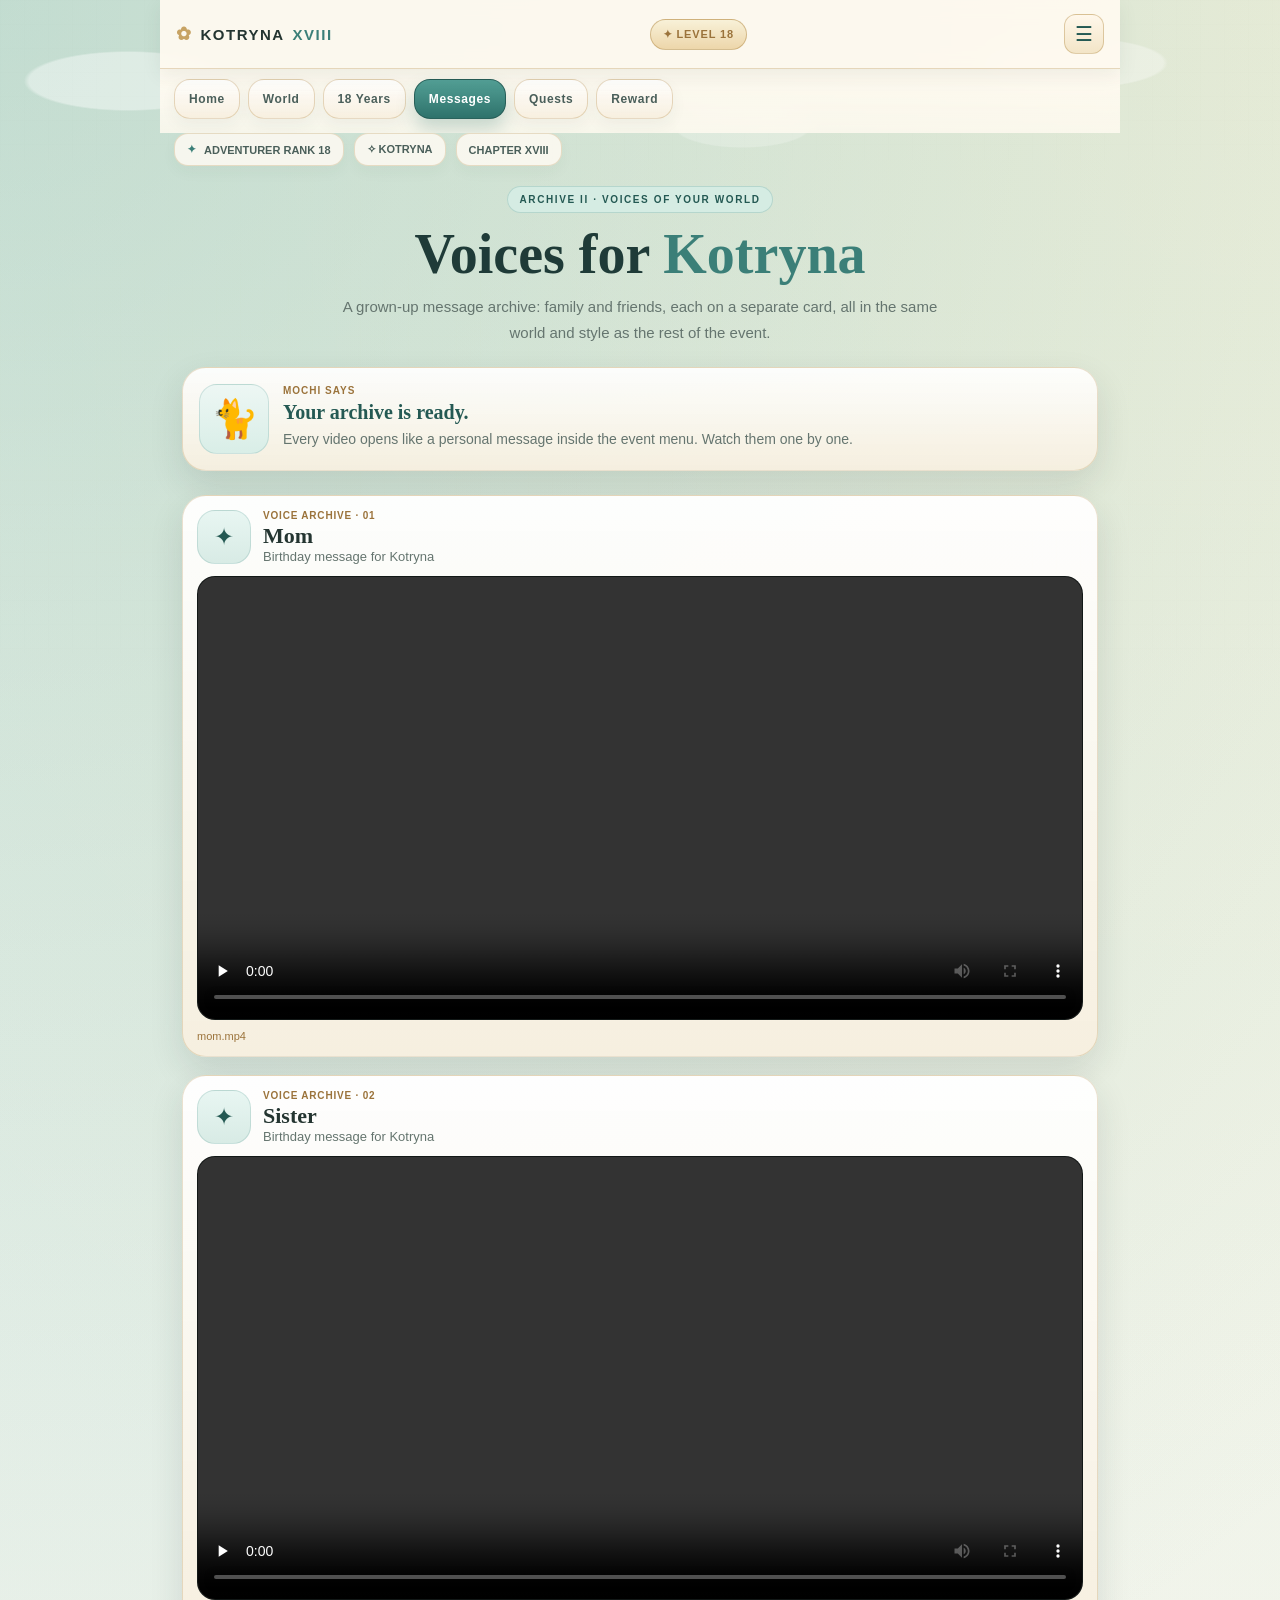
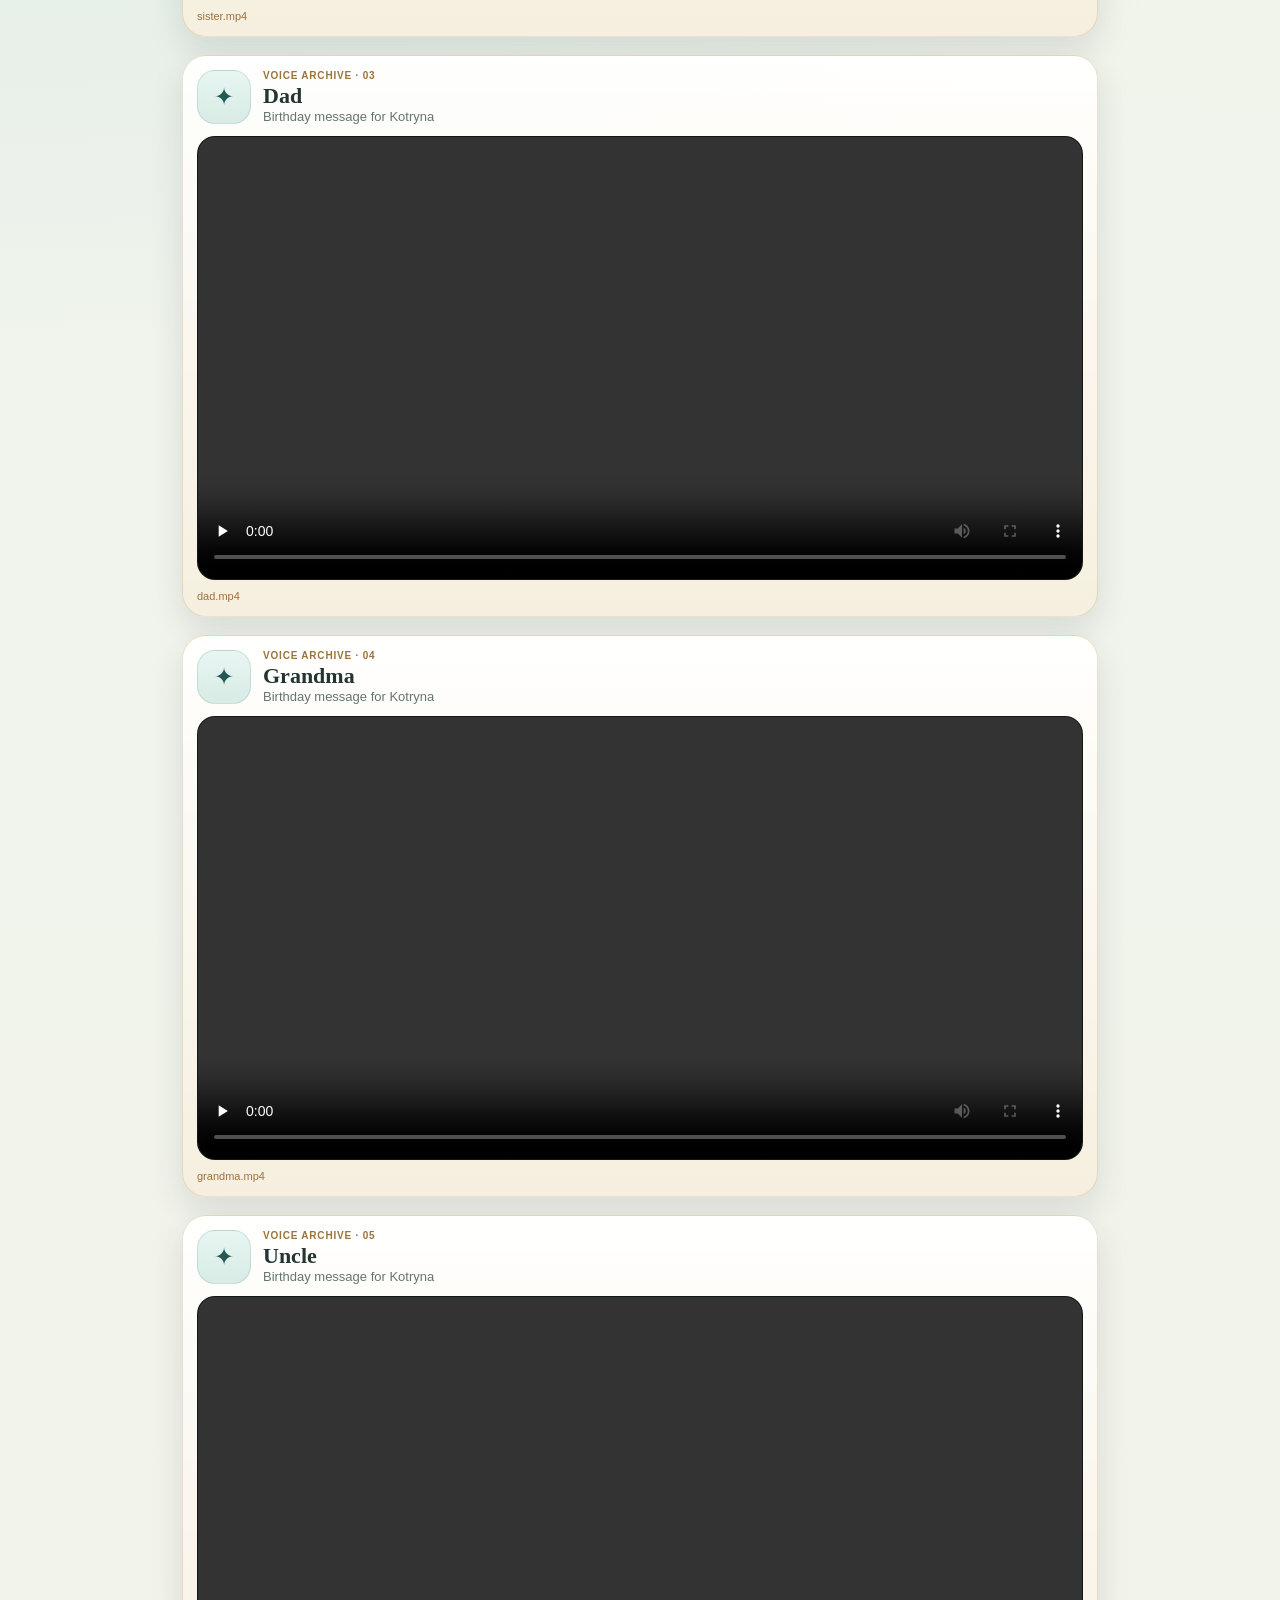
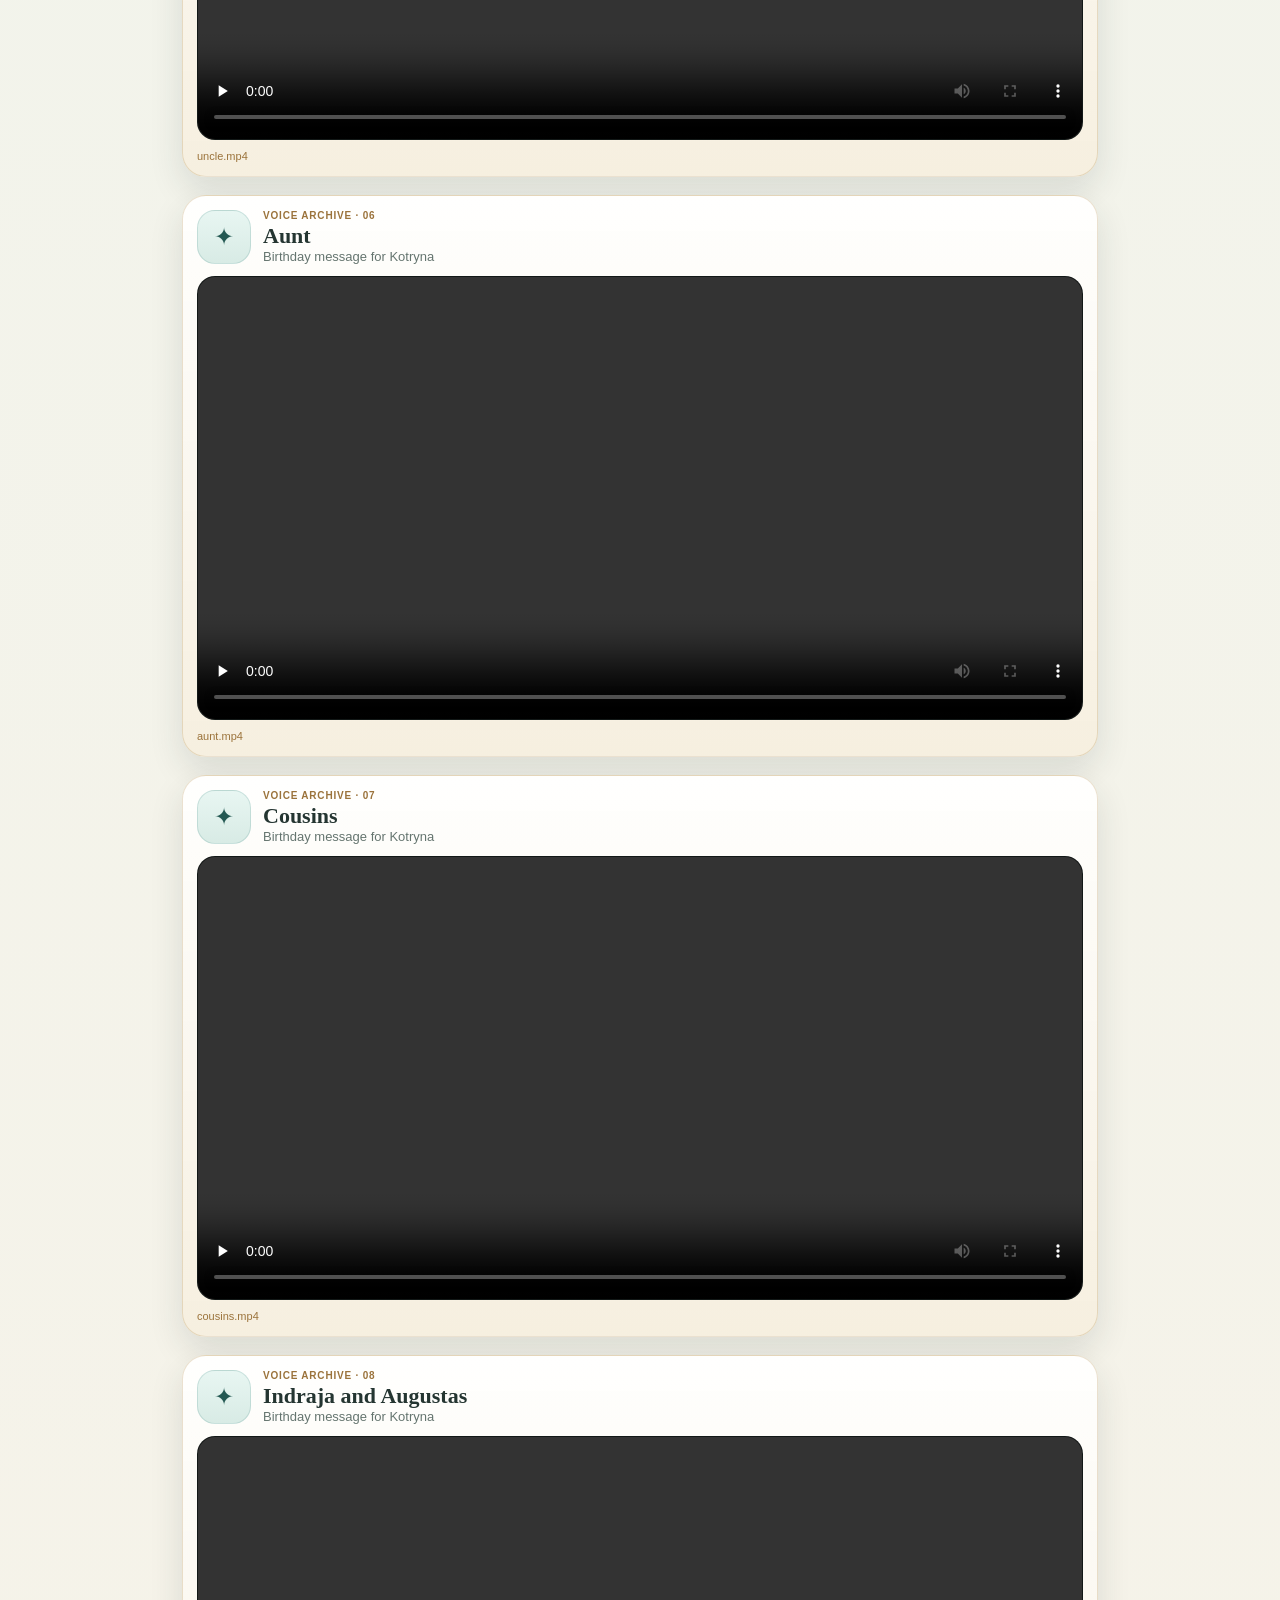
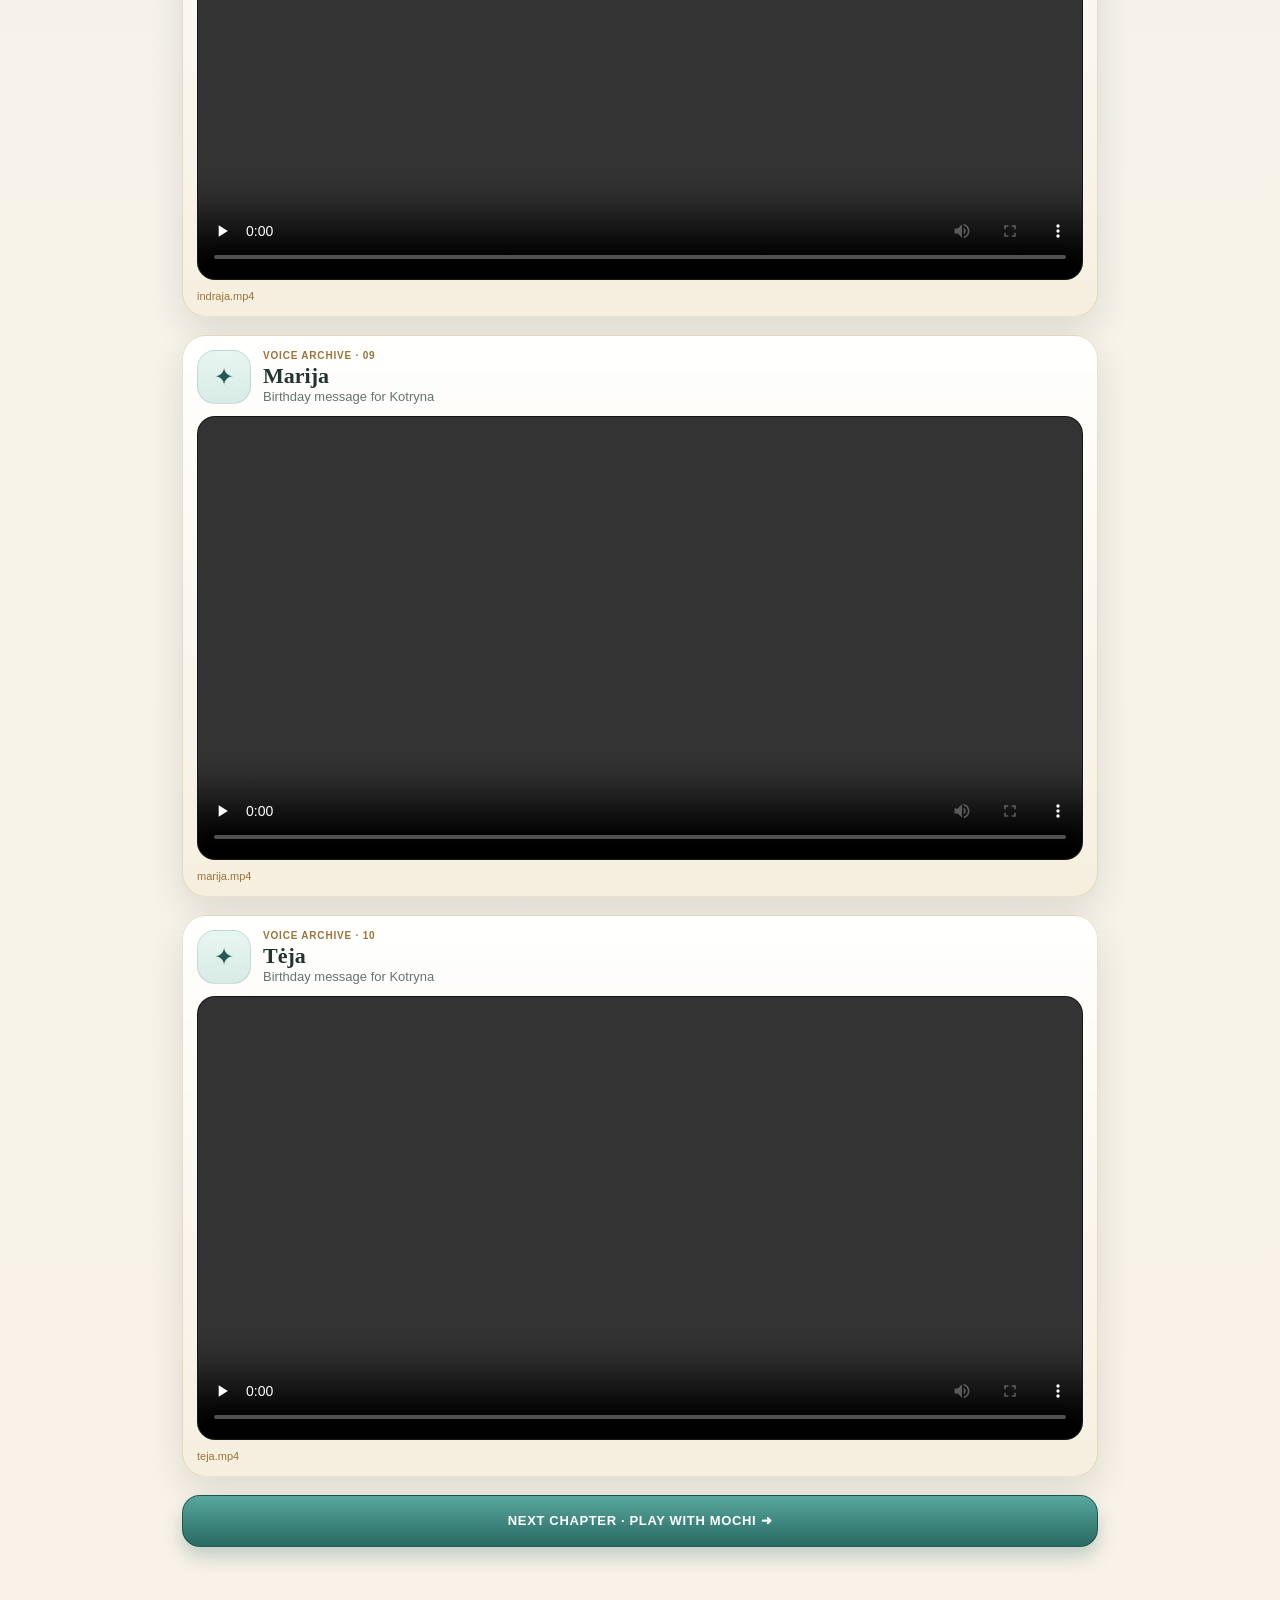
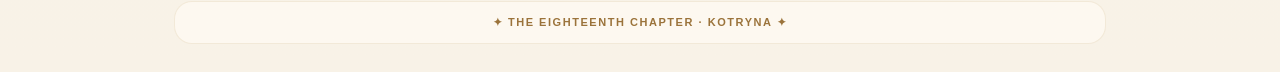
<file: videos.html>
<!doctype html>
<html lang="en">
<head>
  <meta charset="UTF-8">
  <meta name="viewport" content="width=device-width, initial-scale=1, viewport-fit=cover">
  <meta name="theme-color" content="#eef0dd">
  <meta name="description" content="A birthday adventure for Kotryna — Level 18 unlocked.">
  <title>Birthday Wishes · Kotryna's Adventure</title>
  <link rel="stylesheet" href="style.css?v=17">
  <script src="main.js?v=17" defer></script>
</head>
<body data-page="videos.html">
  <div class="clouds" aria-hidden="true"></div>
  <div class="game-shell">
    <header class="topbar">
      <a class="brand" href="index.html"><span class="brand-star">✿</span> KOTRYNA <b>XVIII</b></a>
      <div class="level-pill">✦ LEVEL 18</div>
      <button id="menuToggle" class="menu-toggle" aria-label="Toggle navigation" aria-expanded="false">☰</button>
    </header>
    <nav class="top-nav" id="topNav" aria-label="Main menu">
          <a class="nav-item " href="index.html">Home</a>
          <a class="nav-item " href="world.html">World</a>
          <a class="nav-item " href="journey.html">18 Years</a>
          <a class="nav-item current" href="videos.html">Messages</a>
          <a class="nav-item " href="game.html">Quests</a>
          <a class="nav-item " href="finale.html">Reward</a>
    </nav>

    <div class="adventure-hud" aria-label="Player status">
      <span><b>✦</b> ADVENTURER RANK 18</span>
      <span>✧ KOTRYNA</span>
      <span class="hud-realm">CHAPTER XVIII</span>
    </div>
    <main class="screen">
      <section class="screen-heading">
        <span class="chapter-kicker">ARCHIVE II · VOICES OF YOUR WORLD</span>
        <h1>Voices for <em>Kotryna</em></h1>
        <p>A grown-up message archive: family and friends, each on a separate card, all in the same world and style as the rest of the event.</p>
      </section>
      <div class="companion speech-panel"><span class="companion-cat">🐈</span><div><small>MOCHI SAYS</small><strong>Your archive is ready.</strong><p>Every video opens like a personal message inside the event menu. Watch them one by one.</p></div></div>
      <section id="videoList" class="video-list"></section>
      <a class="game-button primary wide" href="game.html">NEXT CHAPTER · PLAY WITH MOCHI ➜</a>
    </main>
    <footer class="site-footer">✦ THE EIGHTEENTH CHAPTER · KOTRYNA ✦</footer>
  </div>
  <div class="toast" id="toast" role="status" aria-live="polite"></div>
</body>
</html>
</file>
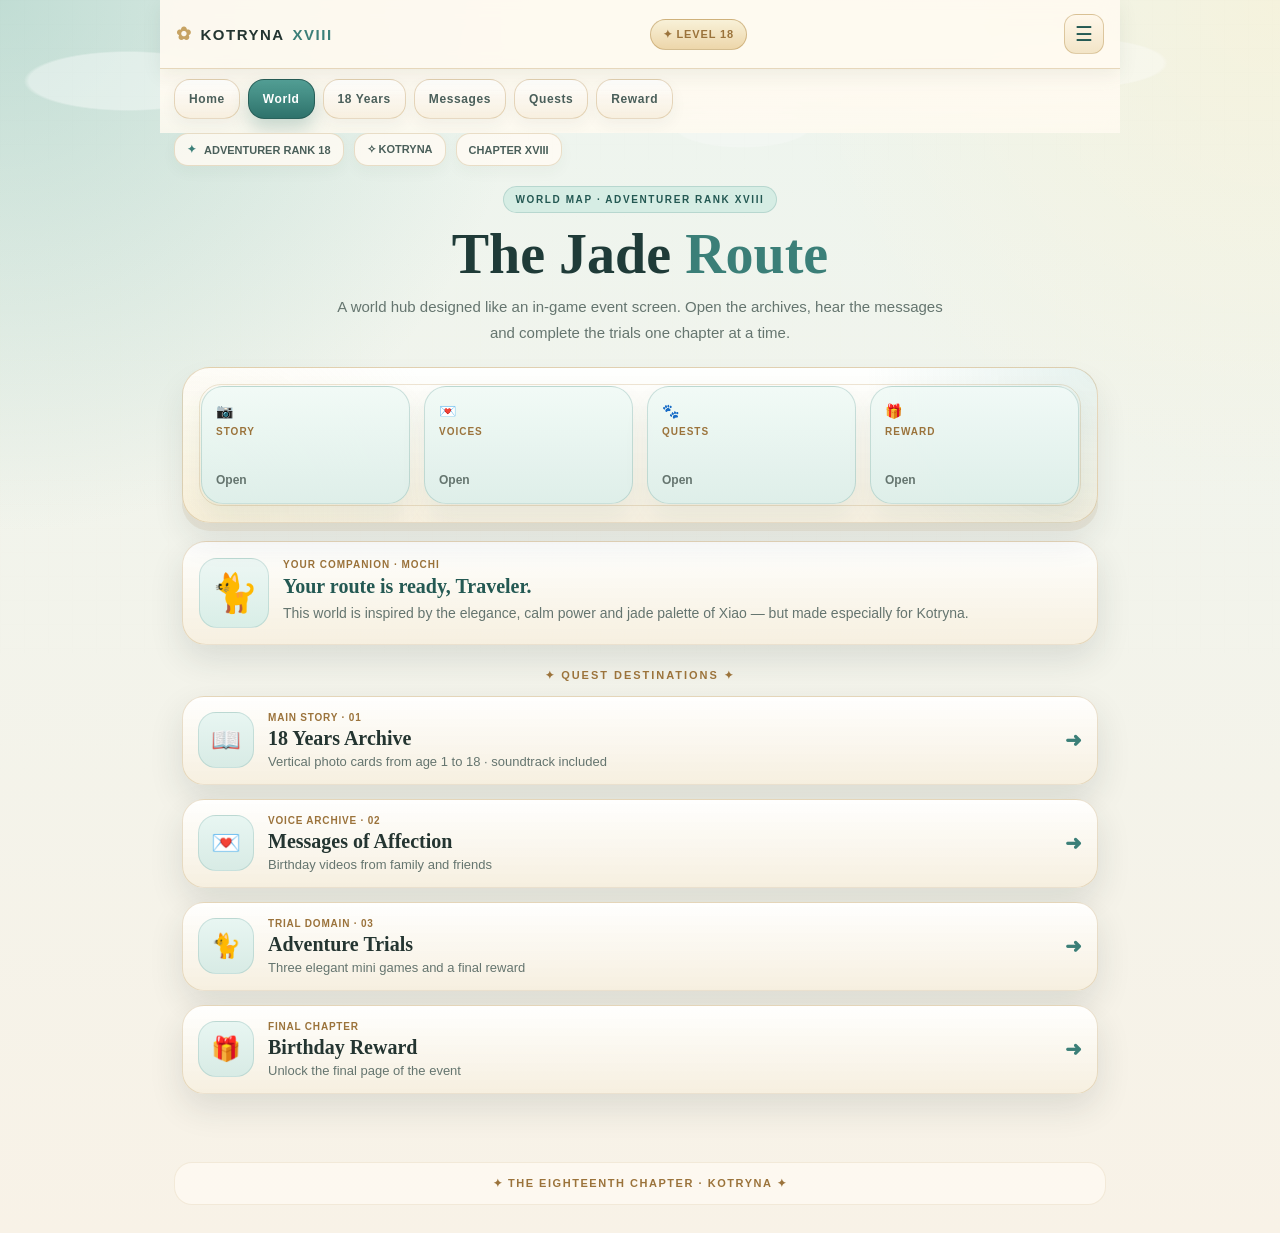
<file: world.html>
<!doctype html>
<html lang="en">
<head>
  <meta charset="UTF-8">
  <meta name="viewport" content="width=device-width, initial-scale=1, viewport-fit=cover">
  <meta name="theme-color" content="#eef0dd">
  <meta name="description" content="A birthday adventure for Kotryna — Level 18 unlocked.">
  <title>World Map · Kotryna's Adventure</title>
  <link rel="stylesheet" href="style.css?v=17">
  <script src="main.js?v=17" defer></script>
</head>
<body data-page="world.html">
  <div class="clouds" aria-hidden="true"></div>
  <div class="game-shell">
    <header class="topbar">
      <a class="brand" href="index.html"><span class="brand-star">✿</span> KOTRYNA <b>XVIII</b></a>
      <div class="level-pill">✦ LEVEL 18</div>
      <button id="menuToggle" class="menu-toggle" aria-label="Toggle navigation" aria-expanded="false">☰</button>
    </header>
    <nav class="top-nav" id="topNav" aria-label="Main menu">
          <a class="nav-item " href="index.html">Home</a>
          <a class="nav-item current" href="world.html">World</a>
          <a class="nav-item " href="journey.html">18 Years</a>
          <a class="nav-item " href="videos.html">Messages</a>
          <a class="nav-item " href="game.html">Quests</a>
          <a class="nav-item " href="finale.html">Reward</a>
    </nav>

    <div class="adventure-hud" aria-label="Player status">
      <span><b>✦</b> ADVENTURER RANK 18</span>
      <span>✧ KOTRYNA</span>
      <span class="hud-realm">CHAPTER XVIII</span>
    </div>
    <main class="screen">
      <section class="screen-heading">
        <span class="chapter-kicker">WORLD MAP · ADVENTURER RANK XVIII</span>
        <h1>The Jade <em>Route</em></h1>
        <p>A world hub designed like an in-game event screen. Open the archives, hear the messages and complete the trials one chapter at a time.</p>
      </section>
      <section class="landscape" aria-label="Illustrated birthday adventure map">
        <div class="landscape-sun">☀</div>
        <div class="far-mountain left"></div>
        <div class="far-mountain right"></div>
        <div class="hill hill-a"></div>
        <div class="hill hill-b"></div>
        <div class="path-ribbon"></div>
        <span class="map-tree tree-one">🌳</span>
        <span class="map-tree tree-two">🌲</span>
        <span class="map-tree tree-three">🌳</span>
        <a class="map-pin pin-story" href="journey.html" data-start-story>📷 <small>STORY</small></a>
        <a class="map-pin pin-voices" href="videos.html">💌 <small>VOICES</small></a>
        <a class="map-pin pin-games" href="game.html">🐾 <small>QUESTS</small></a>
        <a class="map-pin pin-finale" href="finale.html">🎁 <small>REWARD</small></a>
      </section>
      <div class="companion speech-panel">
        <span class="companion-cat" aria-hidden="true">🐈</span>
        <div><small>YOUR COMPANION · MOCHI</small><strong>Your route is ready, Traveler.</strong><p>This world is inspired by the elegance, calm power and jade palette of Xiao — but made especially for Kotryna.</p></div>
      </div>
      <section class="regions">
        <div class="section-title">✦ QUEST DESTINATIONS ✦</div>
        <a class="region-card" href="journey.html" data-start-story><span class="region-icon">📖</span><span><small>MAIN STORY · 01</small><strong>18 Years Archive</strong><em>Vertical photo cards from age 1 to 18 · soundtrack included</em></span><span class="region-arrow">➜</span></a>
        <a class="region-card" href="videos.html"><span class="region-icon">💌</span><span><small>VOICE ARCHIVE · 02</small><strong>Messages of Affection</strong><em>Birthday videos from family and friends</em></span><span class="region-arrow">➜</span></a>
        <a class="region-card" href="game.html"><span class="region-icon">🐈</span><span><small>TRIAL DOMAIN · 03</small><strong>Adventure Trials</strong><em>Three elegant mini games and a final reward</em></span><span class="region-arrow">➜</span></a>
        <a class="region-card" href="finale.html"><span class="region-icon">🎁</span><span><small>FINAL CHAPTER</small><strong>Birthday Reward</strong><em>Unlock the final page of the event</em></span><span class="region-arrow">➜</span></a>
      </section>
    </main>
    <footer class="site-footer">✦ THE EIGHTEENTH CHAPTER · KOTRYNA ✦</footer>
  </div>
  <div class="toast" id="toast" role="status" aria-live="polite"></div>
</body>
</html>
</file>
<file: style.css>
:root {
  --bg: #eef3e6;
  --bg-2: #f7f3e8;
  --ink: #243531;
  --ink-soft: #4a5f5a;
  --muted: #65756f;
  --jade: #3b7f78;
  --jade-deep: #245953;
  --jade-soft: #d6ece7;
  --gold: #c7a363;
  --gold-deep: #9b733b;
  --ivory: #fffaf0;
  --paper: #f6efdf;
  --line: #dec89a;
  --line-strong: #b89456;
  --shadow: 0 14px 34px rgba(35, 53, 49, 0.12);
  --panel-shadow: 0 8px 0 rgba(155, 115, 59, 0.10), 0 18px 32px rgba(29, 48, 45, 0.09);
}

* {
  box-sizing: border-box;
}

html {
  scroll-behavior: smooth;
}

body {
  margin: 0;
  color: var(--ink);
  font-family: "Trebuchet MS", Arial, sans-serif;
  background:
    radial-gradient(circle at top left, rgba(111, 176, 162, 0.35), transparent 30%),
    radial-gradient(circle at top right, rgba(255, 239, 199, 0.45), transparent 28%),
    linear-gradient(180deg, #edf5ef 0%, #f8f2e7 100%);
  min-height: 100vh;
}

button,
a {
  -webkit-tap-highlight-color: transparent;
}

a {
  color: inherit;
  text-decoration: none;
}

button {
  font: inherit;
  cursor: pointer;
}

.hidden {
  display: none !important;
}

.clouds {
  position: fixed;
  inset: 0;
  z-index: -2;
  pointer-events: none;
  opacity: 0.65;
  background:
    radial-gradient(ellipse 180px 52px at 10% 9%, rgba(255,255,255,0.64) 0 55%, transparent 58%),
    radial-gradient(ellipse 160px 44px at 84% 7%, rgba(255,255,255,0.50) 0 55%, transparent 58%),
    radial-gradient(ellipse 120px 38px at 58% 14%, rgba(255,255,255,0.35) 0 55%, transparent 58%);
}

body::before {
  content: "";
  position: fixed;
  inset: 0;
  z-index: -1;
  pointer-events: none;
  background-image:
    linear-gradient(rgba(199,163,99,0.06) 1px, transparent 1px),
    linear-gradient(90deg, rgba(199,163,99,0.06) 1px, transparent 1px);
  background-size: 24px 24px;
  mask-image: linear-gradient(180deg, rgba(0,0,0,0.12), rgba(0,0,0,0));
}

.game-shell {
  max-width: 960px;
  margin: 0 auto;
  min-height: 100vh;
  padding-bottom: 28px;
}

.topbar {
  position: sticky;
  top: 0;
  z-index: 50;
  display: flex;
  align-items: center;
  justify-content: space-between;
  gap: 12px;
  padding: 14px 16px;
  background: rgba(255, 250, 240, 0.92);
  backdrop-filter: blur(10px);
  border-bottom: 1px solid rgba(184, 148, 86, 0.34);
  box-shadow: 0 6px 18px rgba(53, 73, 70, 0.08);
}

.brand {
  display: inline-flex;
  align-items: center;
  gap: 8px;
  font-size: 15px;
  font-weight: 900;
  letter-spacing: 0.10em;
  color: var(--ink);
  text-transform: uppercase;
}

.brand b {
  color: var(--jade);
}

.brand-star {
  color: var(--gold);
  font-size: 18px;
}

.level-pill {
  flex: 0 0 auto;
  padding: 8px 12px;
  border-radius: 999px;
  background: linear-gradient(180deg, #f8f1d8 0%, #edd6aa 100%);
  border: 1px solid rgba(184, 148, 86, 0.55);
  color: var(--gold-deep);
  font-size: 11px;
  font-weight: 900;
  letter-spacing: 0.08em;
}

.menu-toggle {
  width: 40px;
  height: 40px;
  border: 1px solid rgba(184, 148, 86, 0.45);
  border-radius: 12px;
  background: linear-gradient(180deg, #fff8eb 0%, #f3e5c7 100%);
  color: var(--jade-deep);
  font-size: 20px;
}

.top-nav {
  position: sticky;
  top: 69px;
  z-index: 45;
  display: flex;
  gap: 8px;
  overflow-x: auto;
  padding: 10px 14px 14px;
  background: linear-gradient(180deg, rgba(255,250,240,0.95) 0%, rgba(255,250,240,0.84) 100%);
  backdrop-filter: blur(10px);
  scrollbar-width: none;
}

.top-nav::-webkit-scrollbar {
  display: none;
}

.nav-item {
  flex: 0 0 auto;
  position: relative;
  padding: 12px 14px;
  border-radius: 16px;
  border: 1px solid rgba(184, 148, 86, 0.34);
  background: linear-gradient(180deg, rgba(255,255,255,0.84) 0%, rgba(247,239,223,0.96) 100%);
  color: var(--ink-soft);
  font-size: 12px;
  font-weight: 800;
  letter-spacing: 0.05em;
  white-space: nowrap;
  box-shadow: 0 6px 16px rgba(46, 63, 59, 0.05);
}

.nav-item.current {
  color: #ffffff;
  background: linear-gradient(180deg, #53a096 0%, #2e726b 100%);
  border-color: rgba(36, 89, 83, 0.86);
  box-shadow: 0 10px 18px rgba(46, 114, 107, 0.25);
}

.adventure-hud {
  display: flex;
  gap: 10px;
  flex-wrap: wrap;
  padding: 0 14px 8px;
}

.adventure-hud span {
  display: inline-flex;
  align-items: center;
  gap: 8px;
  padding: 9px 12px;
  border-radius: 14px;
  background: rgba(255, 251, 244, 0.84);
  border: 1px solid rgba(184, 148, 86, 0.28);
  color: var(--ink-soft);
  font-size: 11px;
  font-weight: 800;
  box-shadow: 0 6px 15px rgba(50, 66, 63, 0.04);
}

.adventure-hud b {
  color: var(--jade);
}

.hud-realm {
  color: var(--gold-deep);
}

.screen {
  padding: 12px 14px 34px;
}

.screen-heading {
  margin: 0 auto 22px;
  text-align: center;
  max-width: 720px;
}

.chapter-kicker {
  display: inline-block;
  padding: 7px 12px;
  margin-bottom: 12px;
  border-radius: 999px;
  background: rgba(213, 236, 228, 0.94);
  border: 1px solid rgba(59, 127, 120, 0.20);
  color: var(--jade-deep);
  font-size: 10px;
  font-weight: 900;
  letter-spacing: 0.16em;
  text-transform: uppercase;
}

h1,
h2,
h3,
p {
  margin-top: 0;
}

h1,
h2,
h3 {
  font-family: Georgia, "Times New Roman", serif;
}

h1 {
  margin-bottom: 10px;
  font-size: clamp(34px, 8vw, 56px);
  line-height: 1.06;
  color: #1f3b38;
}

h1 em,
h2 em {
  font-style: normal;
  color: var(--jade);
}

p {
  line-height: 1.68;
}

.screen-heading p {
  margin: 0 auto;
  max-width: 620px;
  color: var(--muted);
  font-size: 15px;
}

.game-button {
  display: inline-flex;
  align-items: center;
  justify-content: center;
  gap: 10px;
  min-height: 52px;
  padding: 14px 18px;
  border-radius: 18px;
  border: 1px solid transparent;
  font-size: 13px;
  font-weight: 900;
  letter-spacing: 0.05em;
  text-transform: uppercase;
  transition: transform 0.12s ease, box-shadow 0.12s ease;
}

.game-button:active {
  transform: translateY(2px);
}

.game-button.primary {
  color: #ffffff;
  background: linear-gradient(180deg, #58a79d 0%, #296963 100%);
  border-color: rgba(26, 78, 73, 0.82);
  box-shadow: 0 10px 18px rgba(41, 105, 99, 0.26);
}

.game-button.secondary {
  color: var(--gold-deep);
  background: linear-gradient(180deg, #fff8ea 0%, #f1dfbc 100%);
  border-color: rgba(184, 148, 86, 0.40);
  box-shadow: 0 10px 16px rgba(168, 133, 73, 0.14);
}

.game-button.large {
  min-height: 58px;
  padding: 16px 20px;
}

.game-button.wide {
  width: 100%;
  margin-top: 18px;
}

.game-button.locked {
  opacity: 0.66;
}

.hero {
  position: relative;
  overflow: hidden;
  padding: 28px 20px 28px;
  border-radius: 28px;
  background:
    radial-gradient(circle at top right, rgba(248, 236, 189, 0.88) 0 12%, transparent 13%),
    radial-gradient(circle at 18% 20%, rgba(101, 178, 164, 0.16) 0 16%, transparent 17%),
    linear-gradient(180deg, rgba(255,255,255,0.92) 0%, rgba(246,239,223,0.96) 100%);
  border: 1px solid rgba(184, 148, 86, 0.36);
  box-shadow: var(--panel-shadow);
}

.hero::before,
.hero::after {
  content: "";
  position: absolute;
  inset: 10px;
  border-radius: 22px;
  pointer-events: none;
}

.hero::before {
  border: 1px solid rgba(184, 148, 86, 0.26);
}

.hero::after {
  inset: auto auto 18px 18px;
  width: 120px;
  height: 120px;
  background: radial-gradient(circle, rgba(59,127,120,0.12) 0 40%, transparent 42%);
}

.hero-home {
  text-align: center;
}

.sky-ornament {
  margin-bottom: 12px;
  color: var(--gold-deep);
  font-size: 14px;
  letter-spacing: 0.3em;
}

.hero p:not(.chapter-kicker) {
  margin: 0 auto 24px;
  max-width: 640px;
  color: var(--muted);
  font-size: 15px;
}

.hero-cat {
  margin: 6px auto 12px;
  width: 110px;
  height: 110px;
  display: grid;
  place-items: center;
  border-radius: 50%;
  font-size: 54px;
  background: linear-gradient(180deg, #edf7f4 0%, #d8ebe5 100%);
  border: 1px solid rgba(59, 127, 120, 0.20);
  box-shadow: inset 0 0 0 6px rgba(255,255,255,0.48);
}

.hero-bottom {
  margin-top: 20px;
  color: var(--gold-deep);
  font-size: 11px;
  font-weight: 800;
  letter-spacing: 0.12em;
  text-transform: uppercase;
}

.intro-tiles {
  display: grid;
  grid-template-columns: 1fr;
  gap: 12px;
  margin-top: 16px;
}

.intro-tiles > div {
  padding: 18px 16px;
  border-radius: 22px;
  background: linear-gradient(180deg, rgba(255,255,255,0.90) 0%, rgba(247,239,223,0.95) 100%);
  border: 1px solid rgba(184, 148, 86, 0.24);
  box-shadow: var(--shadow);
  text-align: left;
  color: var(--ink);
  font-size: 24px;
}

.intro-tiles b,
.intro-tiles small {
  display: block;
}

.intro-tiles b {
  margin-top: 8px;
  font-size: 17px;
  font-family: Georgia, "Times New Roman", serif;
}

.intro-tiles small {
  margin-top: 4px;
  color: var(--muted);
  font-size: 13px;
}

.landscape {
  display: grid;
  grid-template-columns: repeat(2, minmax(0, 1fr));
  gap: 14px;
  padding: 18px;
  border-radius: 28px;
  background:
    radial-gradient(circle at top right, rgba(87, 163, 149, 0.14), transparent 25%),
    radial-gradient(circle at bottom left, rgba(248, 236, 189, 0.22), transparent 30%),
    linear-gradient(180deg, rgba(255,255,255,0.92) 0%, rgba(246,239,223,0.96) 100%);
  border: 1px solid rgba(184, 148, 86, 0.34);
  box-shadow: var(--panel-shadow);
  position: relative;
  overflow: hidden;
}

.landscape::before {
  content: "";
  position: absolute;
  inset: 16px;
  border-radius: 22px;
  border: 1px solid rgba(184, 148, 86, 0.24);
  pointer-events: none;
}

.landscape-sun,
.far-mountain,
.hill,
.path-ribbon,
.map-tree {
  display: none;
}

.map-pin {
  position: relative;
  transform: none;
  top: auto;
  left: auto;
  z-index: 1;
  display: flex;
  flex-direction: column;
  align-items: flex-start;
  gap: 7px;
  min-height: 118px;
  padding: 16px 14px;
  border-radius: 22px;
  background: linear-gradient(180deg, rgba(241, 250, 247, 0.96) 0%, rgba(221, 239, 233, 0.96) 100%);
  border: 1px solid rgba(59, 127, 120, 0.22);
  box-shadow: 0 14px 24px rgba(46, 98, 91, 0.08);
  color: var(--jade-deep);
  font-size: 14px;
  font-weight: 800;
}

.map-pin small {
  display: block;
  color: var(--gold-deep);
  font-size: 10px;
  font-weight: 900;
  letter-spacing: 0.10em;
}

.map-pin::after {
  content: "Open";
  margin-top: auto;
  color: var(--muted);
  font-size: 12px;
  font-weight: 700;
}

.speech-panel {
  display: flex;
  align-items: center;
  gap: 14px;
  padding: 16px;
  margin: 18px 0 24px;
  border-radius: 24px;
  background: linear-gradient(180deg, rgba(255,255,255,0.92) 0%, rgba(246,239,223,0.96) 100%);
  border: 1px solid rgba(184, 148, 86, 0.28);
  box-shadow: var(--shadow);
}

.companion-cat {
  flex: 0 0 70px;
  width: 70px;
  height: 70px;
  display: grid;
  place-items: center;
  border-radius: 18px;
  background: linear-gradient(180deg, #edf7f4 0%, #d9eee7 100%);
  border: 1px solid rgba(59, 127, 120, 0.18);
  font-size: 38px;
  line-height: 1;
}

.speech-panel small {
  display: block;
  margin-bottom: 5px;
  color: var(--gold-deep);
  font-size: 10px;
  font-weight: 900;
  letter-spacing: 0.10em;
}

.speech-panel strong {
  display: block;
  margin-bottom: 4px;
  font-size: 20px;
  color: var(--jade-deep);
  font-family: Georgia, "Times New Roman", serif;
}

.speech-panel p {
  margin: 0;
  color: var(--muted);
  font-size: 14px;
}

.section-title {
  margin: 8px 0 14px;
  color: var(--gold-deep);
  font-size: 11px;
  font-weight: 900;
  letter-spacing: 0.18em;
  text-transform: uppercase;
  text-align: center;
}

.region-card {
  display: flex;
  align-items: center;
  gap: 14px;
  padding: 15px;
  margin-bottom: 14px;
  border-radius: 22px;
  background: linear-gradient(180deg, rgba(255,255,255,0.94) 0%, rgba(246,239,223,0.98) 100%);
  border: 1px solid rgba(184, 148, 86, 0.28);
  box-shadow: var(--shadow);
}

.region-icon {
  flex: 0 0 56px;
  width: 56px;
  height: 56px;
  display: grid;
  place-items: center;
  border-radius: 18px;
  font-size: 24px;
  background: linear-gradient(180deg, #e8f6f2 0%, #d8ebe5 100%);
  border: 1px solid rgba(59,127,120,0.18);
}

.region-card > span:nth-child(2) {
  flex: 1;
  min-width: 0;
}

.region-card small,
.region-card strong,
.region-card em {
  display: block;
}

.region-card small {
  color: var(--gold-deep);
  font-size: 10px;
  font-weight: 900;
  letter-spacing: 0.08em;
}

.region-card strong {
  margin: 4px 0;
  font-size: 20px;
  color: var(--ink);
  font-family: Georgia, "Times New Roman", serif;
}

.region-card em {
  color: var(--muted);
  font-style: normal;
  font-size: 13px;
}

.region-arrow {
  color: var(--jade);
  font-size: 20px;
  font-weight: 900;
}

.music-panel {
  display: flex;
  align-items: center;
  gap: 12px;
  max-width: 720px;
  margin: 0 auto 24px;
  padding: 14px;
  border-radius: 22px;
  background: linear-gradient(180deg, rgba(255,255,255,0.94) 0%, rgba(246,239,223,0.98) 100%);
  border: 1px solid rgba(184,148,86,0.28);
  box-shadow: var(--shadow);
}

.record {
  flex: 0 0 54px;
  width: 54px;
  height: 54px;
  display: grid;
  place-items: center;
  border-radius: 50%;
  background: linear-gradient(180deg, #e8f6f2 0%, #d8ebe5 100%);
  border: 1px solid rgba(59,127,120,0.18);
  color: var(--jade-deep);
  font-size: 26px;
}

.music-panel > div {
  flex: 1;
  min-width: 0;
}

.music-panel small,
.music-panel strong,
.music-panel span:not(.record) {
  display: block;
}

.music-panel small {
  color: var(--gold-deep);
  font-size: 10px;
  font-weight: 900;
  letter-spacing: 0.08em;
}

.music-panel strong {
  margin: 2px 0;
  font-size: 16px;
  color: var(--ink);
}

.music-panel div span {
  color: var(--muted);
  font-size: 12px;
}

.music-toggle {
  flex: 0 0 46px;
  width: 46px;
  height: 46px;
  border-radius: 50%;
  border: 1px solid rgba(36,89,83,0.60);
  background: linear-gradient(180deg, #58a79d 0%, #296963 100%);
  color: #fff;
  font-size: 17px;
  box-shadow: 0 10px 18px rgba(41, 105, 99, 0.22);
}

.photo-timeline {
  display: flex;
  flex-direction: column;
  align-items: center;
  gap: 18px;
}

.photo-card {
  width: 100%;
  max-width: 720px;
  padding: 12px;
  border-radius: 24px;
  background: linear-gradient(180deg, rgba(255,255,255,0.95) 0%, rgba(246,239,223,0.98) 100%);
  border: 1px solid rgba(184,148,86,0.28);
  box-shadow: var(--shadow);
}

.photo-top {
  display: flex;
  justify-content: space-between;
  gap: 12px;
  padding: 4px 4px 10px;
  color: var(--gold-deep);
  font-size: 11px;
  font-weight: 900;
  letter-spacing: 0.06em;
}

.photo-frame {
  display: grid;
  place-items: center;
  min-height: 180px;
  overflow: hidden;
  border-radius: 18px;
  background: linear-gradient(180deg, #fdfbf5 0%, #ede5d4 100%);
  border: 1px solid rgba(184, 148, 86, 0.22);
}

.photo-frame img {
  display: block;
  width: 100%;
  height: auto;
  max-height: 76vh;
  object-fit: contain;
}

.photo-missing {
  padding: 44px 18px;
  color: var(--muted);
  text-align: center;
  font-size: 14px;
}

.photo-missing span {
  display: block;
  margin-bottom: 8px;
  font-size: 24px;
  color: var(--jade);
}

.photo-card h2 {
  margin: 14px 0 6px;
  color: var(--ink);
  font-size: 24px;
}

.photo-card p {
  margin: 0;
  color: var(--muted);
  font-size: 14px;
}

.video-list {
  display: flex;
  flex-direction: column;
  gap: 16px;
}

.video-card {
  width: 100%;
  padding: 14px;
  border-radius: 24px;
  background: linear-gradient(180deg, rgba(255,255,255,0.95) 0%, rgba(246,239,223,0.98) 100%);
  border: 1px solid rgba(184,148,86,0.28);
  box-shadow: var(--shadow);
}

.video-top {
  display: flex;
  align-items: center;
  gap: 12px;
  margin-bottom: 12px;
}

.video-avatar {
  flex: 0 0 54px;
  width: 54px;
  height: 54px;
  display: grid;
  place-items: center;
  border-radius: 18px;
  background: linear-gradient(180deg, #e8f6f2 0%, #d8ebe5 100%);
  border: 1px solid rgba(59,127,120,0.18);
  color: var(--jade-deep);
  font-size: 24px;
}

.video-top small,
.video-top strong,
.video-status {
  display: block;
}

.video-top small {
  color: var(--gold-deep);
  font-size: 10px;
  font-weight: 900;
  letter-spacing: 0.08em;
}

.video-top strong {
  margin-top: 2px;
  color: var(--ink);
  font-size: 22px;
  font-family: Georgia, "Times New Roman", serif;
}

.video-status {
  color: var(--muted);
  font-size: 13px;
}

.video-holder {
  overflow: hidden;
  border-radius: 18px;
  background: #111;
  border: 1px solid rgba(36,89,83,0.10);
}

.video-holder video {
  display: block;
  width: 100%;
  max-height: 78vh;
  background: #111;
}

.video-file-note {
  display: block;
  margin-top: 10px;
  color: var(--gold-deep);
  font-size: 11px;
}

.quest-board {
  padding: 14px;
  border-radius: 26px;
  background: linear-gradient(180deg, rgba(255,255,255,0.95) 0%, rgba(246,239,223,0.98) 100%);
  border: 1px solid rgba(184,148,86,0.30);
  box-shadow: var(--panel-shadow);
}

.quest-summary {
  display: flex;
  align-items: center;
  justify-content: space-between;
  gap: 10px;
  color: var(--gold-deep);
  font-size: 11px;
  font-weight: 900;
  letter-spacing: 0.12em;
  text-transform: uppercase;
}

.quest-summary strong {
  color: var(--jade-deep);
  font-size: 22px;
  letter-spacing: 0;
  font-family: Georgia, "Times New Roman", serif;
}

.progress-rail {
  overflow: hidden;
  height: 10px;
  margin: 14px 0 18px;
  border-radius: 999px;
  background: rgba(59,127,120,0.10);
}

.progress-fill {
  width: 0;
  height: 100%;
  border-radius: inherit;
  background: linear-gradient(90deg, #58a79d 0%, #d6c18f 100%);
  transition: width 0.25s ease;
}

.quest-tabs {
  display: flex;
  gap: 10px;
  overflow-x: auto;
  margin-bottom: 18px;
  padding-bottom: 2px;
  scrollbar-width: none;
}

.quest-tabs::-webkit-scrollbar {
  display: none;
}

.quest-tab {
  flex: 0 0 auto;
  padding: 12px 14px;
  border-radius: 18px;
  border: 1px solid rgba(184,148,86,0.26);
  background: linear-gradient(180deg, #fffdf7 0%, #f2ead8 100%);
  color: var(--ink-soft);
  font-size: 12px;
  font-weight: 800;
  white-space: nowrap;
}

.quest-tab.active {
  color: #fff;
  background: linear-gradient(180deg, #53a096 0%, #2e726b 100%);
  border-color: rgba(36,89,83,0.84);
}

.trial-panel {
  padding: 14px;
  border-radius: 22px;
  background: linear-gradient(180deg, rgba(244, 251, 248, 0.78) 0%, rgba(255,250,240,0.98) 100%);
  border: 1px solid rgba(59,127,120,0.14);
}

.trial-title {
  display: flex;
  align-items: center;
  gap: 12px;
  margin-bottom: 10px;
}

.quest-number {
  flex: 0 0 50px;
  width: 50px;
  height: 50px;
  display: grid;
  place-items: center;
  border-radius: 18px;
  background: linear-gradient(180deg, #53a096 0%, #2e726b 100%);
  color: #fff;
  font-size: 18px;
  font-weight: 900;
}

.trial-title small {
  display: block;
  color: var(--gold-deep);
  font-size: 10px;
  font-weight: 900;
  letter-spacing: 0.10em;
}

.trial-title h2 {
  margin: 4px 0 0;
  color: var(--ink);
  font-size: 28px;
}

.battle-hud {
  display: flex;
  justify-content: space-between;
  gap: 10px;
  flex-wrap: wrap;
  margin: 14px 0;
  padding: 12px 14px;
  border-radius: 18px;
  background: rgba(255, 252, 244, 0.92);
  border: 1px solid rgba(184,148,86,0.22);
  color: var(--ink-soft);
  font-size: 13px;
  font-weight: 800;
}

.star-arena {
  position: relative;
  overflow: hidden;
  height: 280px;
  border-radius: 20px;
  border: 1px solid rgba(59,127,120,0.18);
  background:
    radial-gradient(circle at 78% 12%, rgba(255, 235, 170, 0.96) 0 5%, transparent 6%),
    linear-gradient(180deg, rgba(221,244,240,1) 0%, rgba(208,236,229,1) 38%, rgba(234,237,217,1) 100%);
}

.star-arena::before {
  content: "";
  position: absolute;
  inset: auto 0 0;
  height: 42%;
  background:
    radial-gradient(circle at 16% 30%, rgba(84, 150, 123, 0.70) 0 18%, transparent 19%),
    radial-gradient(circle at 82% 40%, rgba(84, 150, 123, 0.58) 0 15%, transparent 16%),
    linear-gradient(180deg, rgba(127, 178, 123, 0.16) 0%, rgba(103, 160, 99, 0.94) 100%);
}

.arena-hint {
  position: absolute;
  inset: 0;
  display: grid;
  place-items: center;
  padding: 24px;
  text-align: center;
  color: var(--ink-soft);
  font-size: 14px;
  font-weight: 800;
  z-index: 1;
}

.falling-star {
  position: absolute;
  z-index: 2;
  display: grid;
  place-items: center;
  width: 56px;
  height: 56px;
  border: none;
  border-radius: 50%;
  background: radial-gradient(circle at 30% 30%, #fffaf1 0%, #f4ddb0 50%, #e4bc72 100%);
  color: var(--gold-deep);
  font-size: 30px;
  box-shadow: 0 0 0 6px rgba(255,255,255,0.36), 0 14px 22px rgba(194, 150, 77, 0.26);
}

.cat-portrait {
  margin: 14px auto;
  padding: 26px;
  border-radius: 22px;
  background: linear-gradient(180deg, #e8f6f2 0%, #d8ebe5 100%);
  border: 1px solid rgba(59,127,120,0.16);
  text-align: center;
  font-size: 90px;
}

.cat-dialogue {
  padding: 14px;
  border-radius: 18px;
  background: rgba(255,252,244,0.92);
  border: 1px solid rgba(184,148,86,0.20);
  text-align: center;
  color: var(--ink-soft);
  font-size: 14px;
}

.treat-grid {
  display: grid;
  grid-template-columns: repeat(3, minmax(0, 1fr));
  gap: 12px;
  margin-top: 14px;
}

.treat-grid button {
  padding: 14px 10px;
  border-radius: 18px;
  border: 1px solid rgba(184,148,86,0.20);
  background: linear-gradient(180deg, #fffdf7 0%, #f2ead8 100%);
  color: var(--ink);
  font-size: 26px;
  font-weight: 800;
  box-shadow: var(--shadow);
}

.treat-grid button small {
  display: block;
  margin-top: 8px;
  font-size: 12px;
  color: var(--muted);
}

.rune-grid {
  display: grid;
  grid-template-columns: repeat(4, minmax(0, 1fr));
  gap: 12px;
  margin-top: 14px;
}

.rune-tile {
  aspect-ratio: 1 / 1;
  border-radius: 18px;
  border: 1px solid rgba(59,127,120,0.16);
  background: linear-gradient(180deg, #f1faf7 0%, #dfefe9 100%);
  color: var(--jade-deep);
  font-size: 28px;
  font-weight: 900;
  box-shadow: var(--shadow);
}

.rune-tile.open,
.rune-tile.matched {
  background: linear-gradient(180deg, #fffdf7 0%, #f3e4bf 100%);
  color: var(--gold-deep);
}

.rewards-panel {
  margin-top: 18px;
  padding-top: 8px;
}

.rewards {
  display: grid;
  grid-template-columns: repeat(3, minmax(0, 1fr));
  gap: 12px;
}

.reward {
  padding: 14px 10px;
  border-radius: 18px;
  text-align: center;
  background: linear-gradient(180deg, #fffdf7 0%, #f2ead8 100%);
  border: 1px solid rgba(184,148,86,0.20);
  color: var(--muted);
}

.reward div {
  font-size: 30px;
}

.reward small {
  display: block;
  margin-top: 6px;
  font-size: 11px;
  font-weight: 800;
}

.reward.earned {
  color: var(--jade-deep);
  background: linear-gradient(180deg, #eef8f5 0%, #dcece7 100%);
  border-color: rgba(59,127,120,0.18);
}

.treasure-scene {
  padding: 24px 20px;
  border-radius: 28px;
  text-align: center;
  background: linear-gradient(180deg, rgba(255,255,255,0.94) 0%, rgba(246,239,223,0.98) 100%);
  border: 1px solid rgba(184,148,86,0.28);
  box-shadow: var(--panel-shadow);
}

.treasure-sun {
  color: var(--gold);
  font-size: 26px;
}

.treasure-box {
  margin: 10px auto 14px;
  width: 96px;
  height: 96px;
  display: grid;
  place-items: center;
  border-radius: 24px;
  background: linear-gradient(180deg, #fff8ea 0%, #f1dfbc 100%);
  border: 1px solid rgba(184,148,86,0.24);
  font-size: 44px;
}

.letter-paper {
  position: relative;
  margin-top: 18px;
  padding: 22px 18px;
  border-radius: 26px;
  background: linear-gradient(180deg, #fffef9 0%, #f4ede0 100%);
  border: 1px solid rgba(184,148,86,0.26);
  box-shadow: var(--shadow);
}

.letter-stamp {
  position: absolute;
  top: 18px;
  right: 18px;
  width: 42px;
  height: 42px;
  display: grid;
  place-items: center;
  border-radius: 50%;
  background: linear-gradient(180deg, #58a79d 0%, #296963 100%);
  color: #fff;
  font-size: 18px;
}

.letter-paper small {
  display: block;
  margin-bottom: 10px;
  color: var(--gold-deep);
  font-size: 10px;
  font-weight: 900;
  letter-spacing: 0.10em;
}

.letter-paper h2 {
  margin-bottom: 10px;
  font-size: 30px;
  color: var(--ink);
}

.letter-paper p {
  color: var(--muted);
  font-size: 15px;
}

.letter-paper strong {
  display: block;
  margin-top: 16px;
  text-align: center;
  color: var(--jade-deep);
  font-size: 16px;
}

.site-footer {
  margin: 20px 14px 0;
  padding: 14px 18px;
  border-radius: 18px;
  background: rgba(255, 251, 244, 0.70);
  border: 1px solid rgba(184,148,86,0.16);
  color: var(--gold-deep);
  text-align: center;
  font-size: 11px;
  font-weight: 900;
  letter-spacing: 0.14em;
  text-transform: uppercase;
}

.toast {
  position: fixed;
  left: 50%;
  bottom: 20px;
  z-index: 100;
  transform: translateX(-50%) translateY(18px);
  min-width: 230px;
  max-width: calc(100vw - 28px);
  padding: 14px 16px;
  border-radius: 16px;
  background: rgba(35, 53, 49, 0.95);
  color: #fff;
  text-align: center;
  font-size: 13px;
  font-weight: 700;
  opacity: 0;
  pointer-events: none;
  transition: opacity 0.2s ease, transform 0.2s ease;
}

.toast.show {
  opacity: 1;
  transform: translateX(-50%) translateY(0);
}

code {
  font-family: Consolas, "Courier New", monospace;
  font-size: 0.92em;
}

@media (min-width: 700px) {
  .screen {
    padding-left: 22px;
    padding-right: 22px;
  }

  .intro-tiles {
    grid-template-columns: repeat(3, minmax(0, 1fr));
  }

  .landscape {
    grid-template-columns: repeat(4, minmax(0, 1fr));
  }

  .video-list {
    gap: 18px;
  }
}

@media (max-width: 560px) {
  .brand {
    font-size: 13px;
  }

  .level-pill {
    font-size: 10px;
    padding: 7px 10px;
  }

  .adventure-hud {
    gap: 8px;
  }

  .music-panel {
    align-items: flex-start;
  }

  .treat-grid,
  .rewards {
    grid-template-columns: 1fr;
  }
}
</file>
